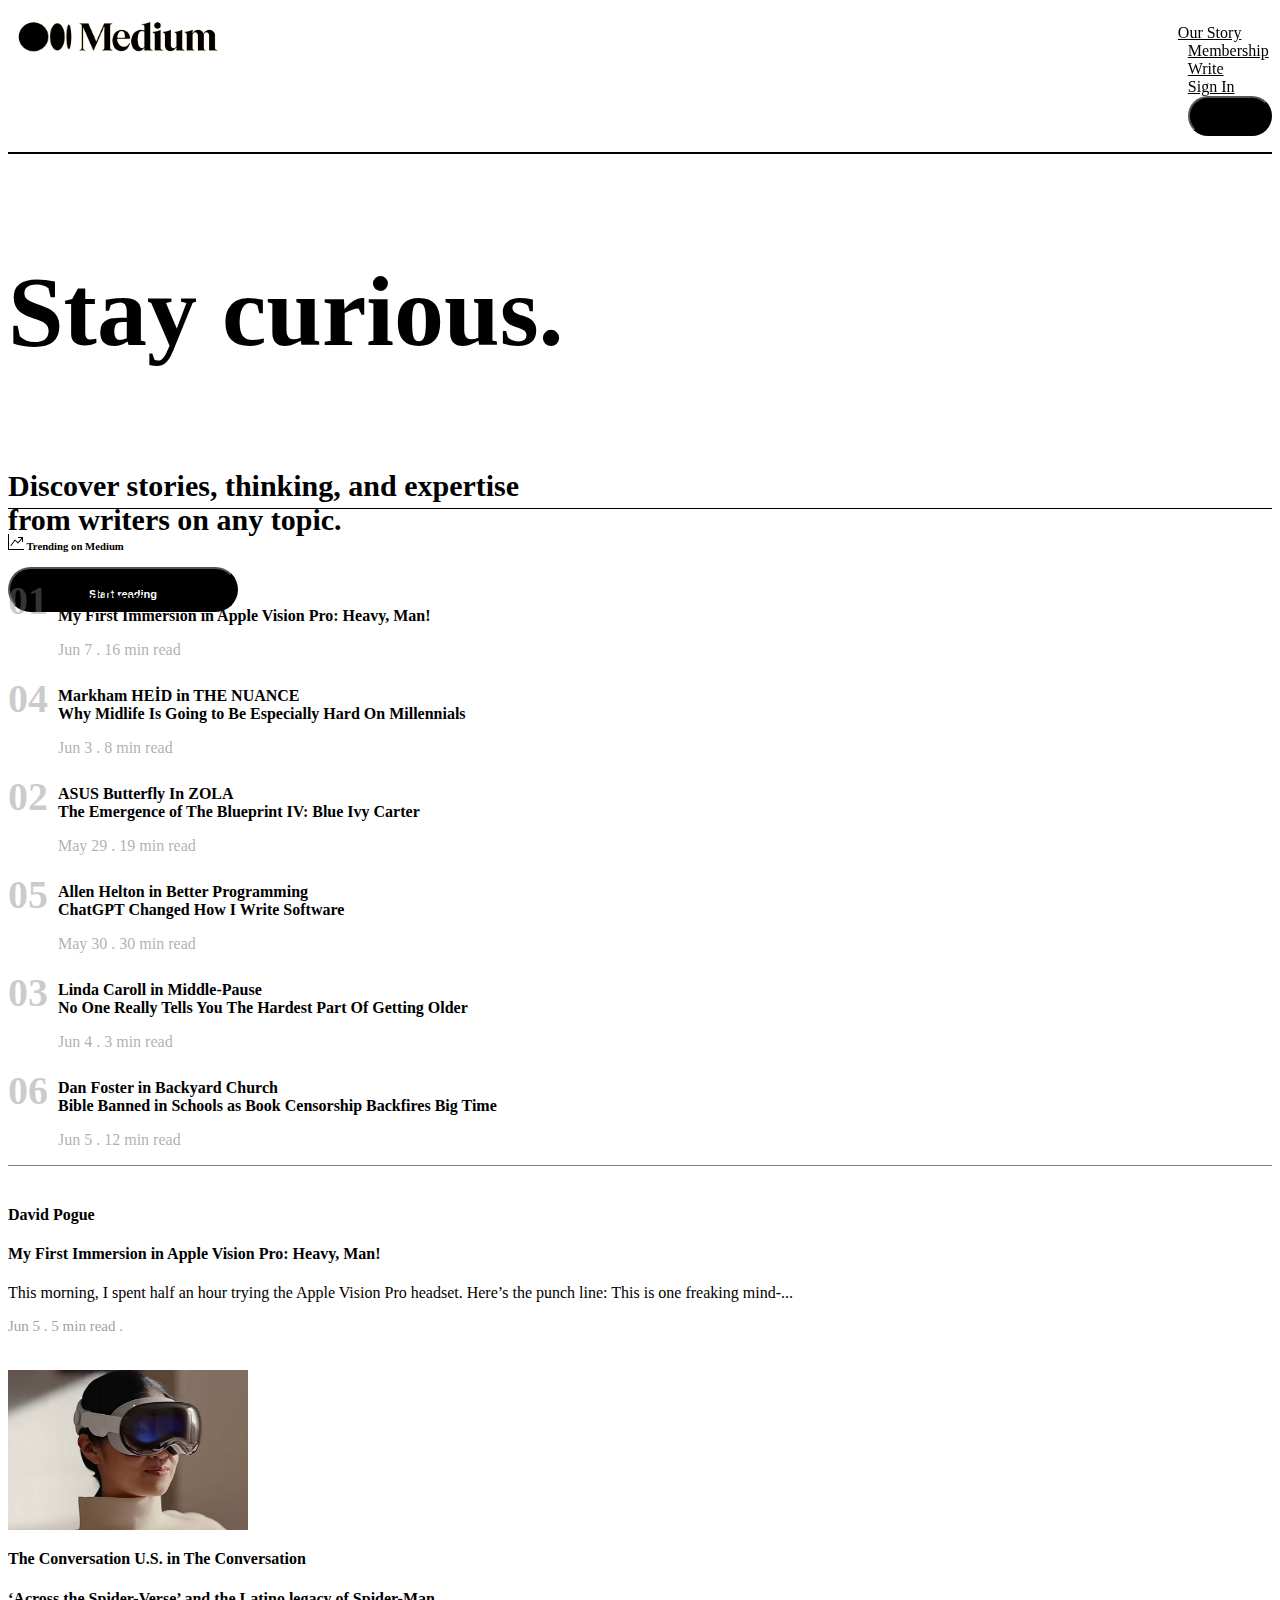
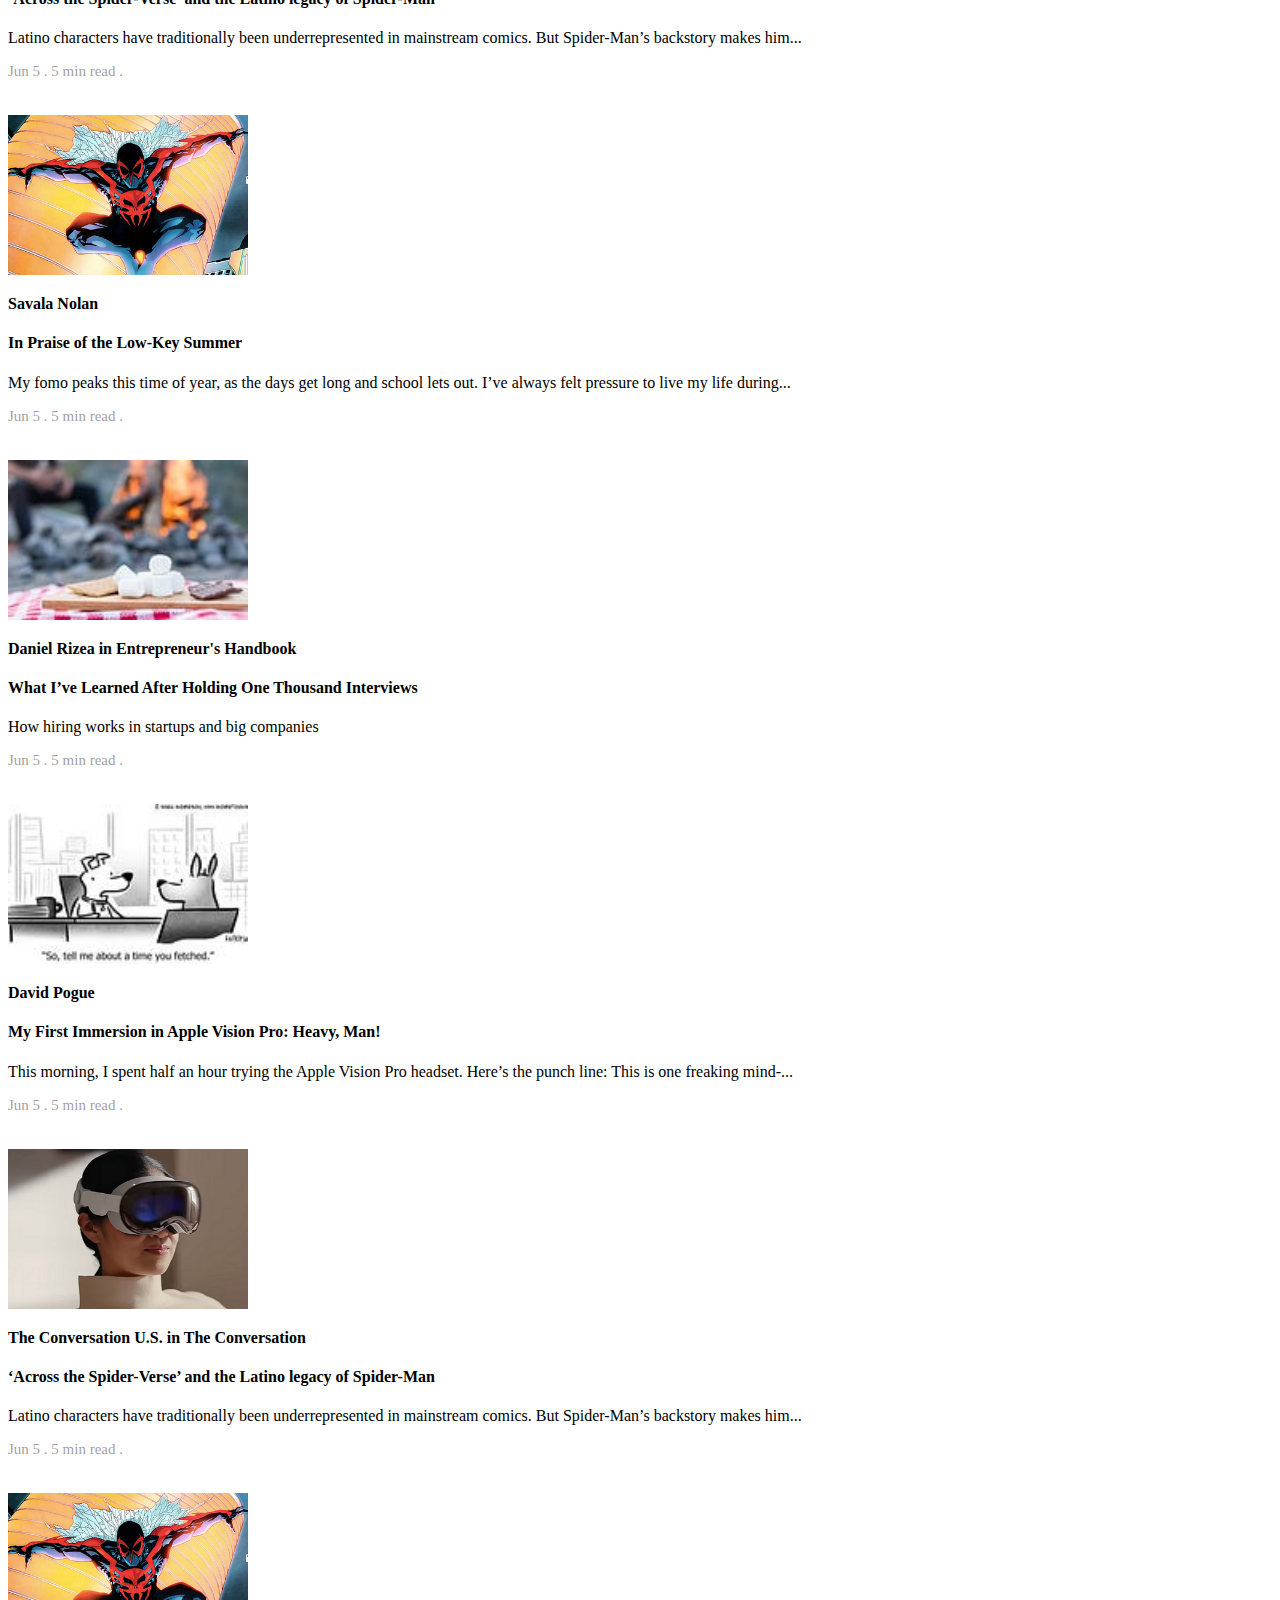
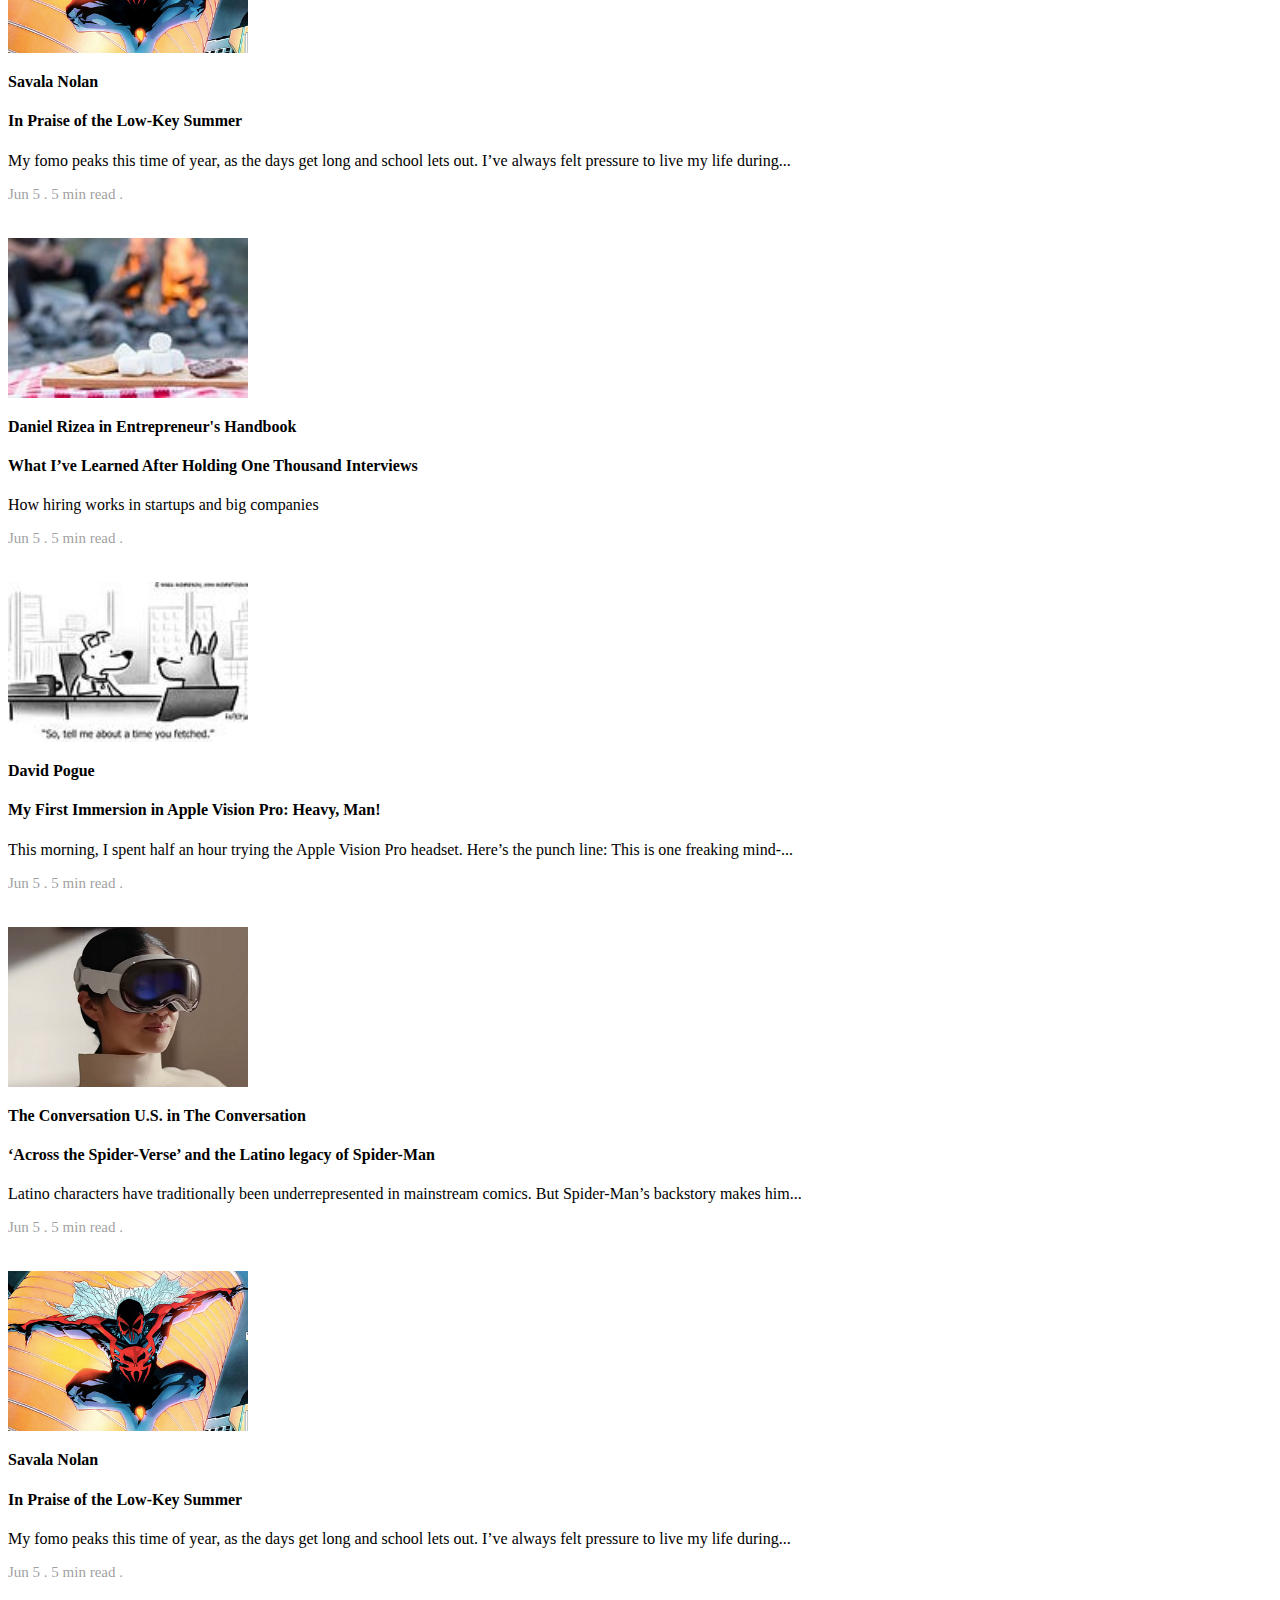
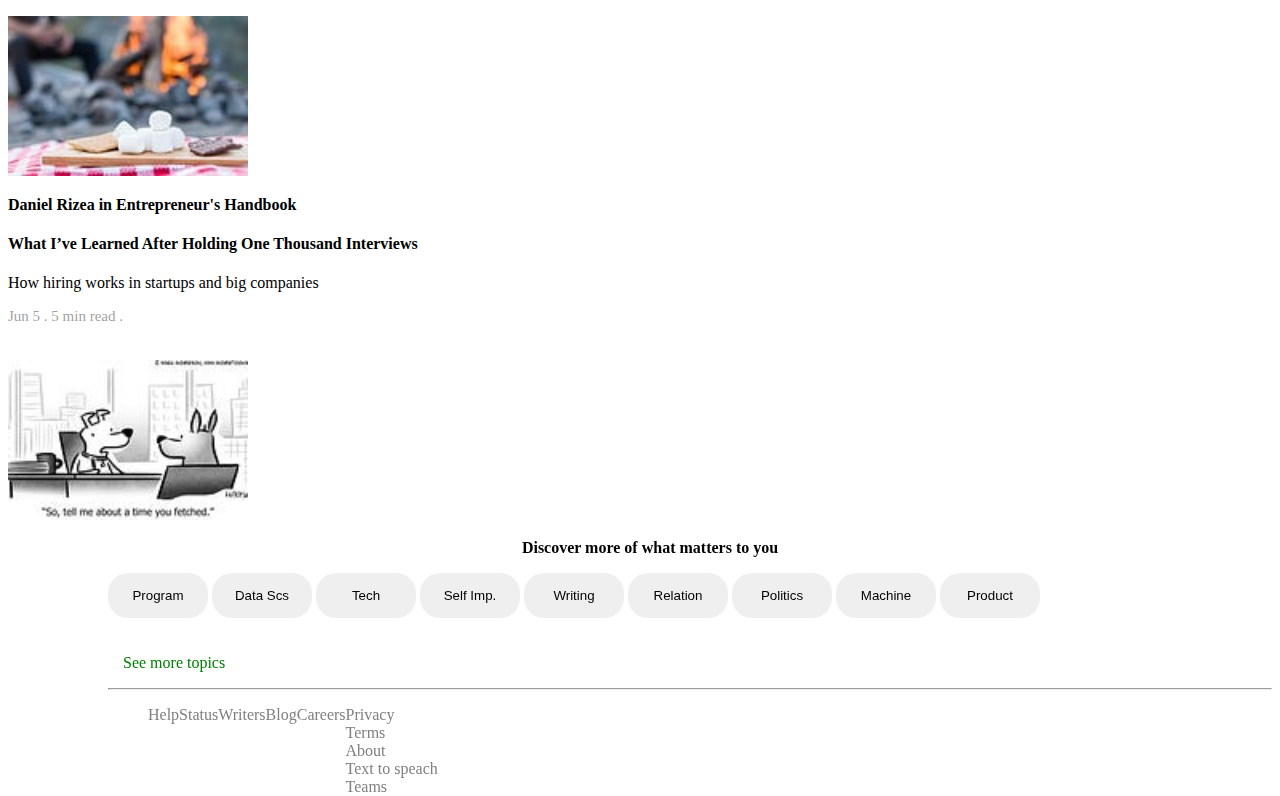
<file: index.html>
<!DOCTYPE html>
<html lang="en">
<head>
    <meta charset="UTF-8">
    <meta http-equiv="X-UA-Compatible" content="IE=edge">
    <meta name="viewport" content="width=device-width, initial-scale=1.0">
    <title>Document</title>
    <link href="https://cdn.jsdelivr.net/npm/bootstrap@5.3.0/dist/css/bootstrap.min.css" rel="stylesheet" integrity="sha384-9ndCyUaIbzAi2FUVXJi0CjmCapSmO7SnpJef0486qhLnuZ2cdeRhO02iuK6FUUVM" crossorigin="anonymous">
    <link rel="stylesheet" href="style.css">
    <link rel="stylesheet" href="https://cdn.jsdelivr.net/npm/bootstrap-icons@1.10.5/font/bootstrap-icons.css">
</head>
<body>
    <div class="main bg-warning">
        <nav class="navbar navbar-expand-lg bg-warning">
            <div class=" navbardiv container-fluid">
                <img class="myimg" src="./img/mediumlogo.png" alt="">
              <div class="  collapse navbar-collapse" id="navbarNav">
                <ul class="navbar-nav ms-auto mb-2 mb-lg-0">
                  <li class="nav-item">
                    <a class="nav-link" href="#">Our Story</a>
                  </li>
                  <li class="nav-item">
                    <a class="nav-link" href="#">Membership</a>
                  </li>
                  <li class="nav-item">
                    <a class="nav-link" href="#">Write</a>
                  </li>
                  <li class="nav-item">
                    <a class="nav-link" href="#">Sign In</a>
                  </li>
                  <li class="nav-item">
                    <button class="box1"><a class="nav-link text-white" href="#">Get Started</a></button>
                  </li>
                </ul>
              </div>
              
            </div>
          </nav>
          <div class="block"></div>

          <div class="container mt-5">
            <div class="row">
                <div class="col-6 staycol">
                    <p class="bigp"><b> Stay curious.</b></p>
                    <p class="littlep"><b> Discover stories, thinking, and expertise <br> from writers on any topic.</b></p>
                    <button class="box2">
                        <h5 class="starth5">Start reading</h5>
                    </button>
                </div>
            </div>
          </div>
    </div>
    <div class="block"></div>

    <div class="container mt-4">
        <h6><b><svg xmlns="http://www.w3.org/2000/svg" width="16" height="16" fill="currentColor" class="bi bi-graph-up-arrow" viewBox="0 0 16 16">
            <path fill-rule="evenodd" d="M0 0h1v15h15v1H0V0Zm10 3.5a.5.5 0 0 1 .5-.5h4a.5.5 0 0 1 .5.5v4a.5.5 0 0 1-1 0V4.9l-3.613 4.417a.5.5 0 0 1-.74.037L7.06 6.767l-3.656 5.027a.5.5 0 0 1-.808-.588l4-5.5a.5.5 0 0 1 .758-.06l2.609 2.61L13.445 4H10.5a.5.5 0 0 1-.5-.5Z"/>
          </svg> Trending on Medium</b></h6>
          <div class="row mt-3">
            <div class="col-4">
                <div class="box3">
                <div class="number"><b class="numbers">01</b></div>
                <div class="information">
                    <b class="nameb mb-3">David Pogue</b> <br>
                    <b class="">My First Immersion in Apple Vision Pro: Heavy, Man!</b>
                    <p class="date mt-2">Jun 7 . 16 min read</p>                                                  
                 </div>
                </div>
                <div class="box3">
                    <div class="number"><b class="numbers">04</b></div>
                    <div class="information">
                        <b class="nameb mb-3">Markham HEİD in THE NUANCE</b> <br>
                        <b class="">Why Midlife Is Going to Be Especially Hard On Millennials</b>
                        <p class="date mt-2">Jun 3 . 8 min read</p>                                                  
                     </div>
                    </div>
                </div>
                <div class="col-4">
                    <div class="box3">
                    <div class="number"><b class="numbers">02</b></div>
                    <div class="information">
                        <b class="nameb mb-3">ASUS Butterfly In ZOLA</b> <br>
                        <b class="">The Emergence of The Blueprint IV: Blue Ivy Carter</b>
                        <p class="date mt-2">May 29 . 19 min read</p>                                                  
                     </div>
                    </div>
                    <div class="box3">
                        <div class="number"><b class="numbers">05</b></div>
                        <div class="information">
                            <b class="nameb mb-3">Allen Helton
                                in
                                Better Programming</b> <br>
                            <b class="">ChatGPT Changed How I Write Software</b>
                            <p class="date mt-2">May 30 . 30 min read</p>                                                  
                         </div>
                        </div>
                    </div>
                    <div class="col-4">
                        <div class="box3">
                        <div class="number"><b class="numbers">03</b></div>
                        <div class="information">
                            <b class="nameb mb-3">Linda Caroll in Middle-Pause</b> <br>
                            <b class="">No One Really Tells You The Hardest Part Of Getting Older</b>
                            <p class="date mt-2">Jun 4 . 3 min read</p>                                                  
                         </div>
                        </div>
                        <div class="box3">
                            <div class="number"><b class="numbers">06</b></div>
                            <div class="information">
                                <b class="nameb mb-3">Dan Foster in Backyard Church</b> <br>
                                <b class="">Bible Banned in Schools as Book Censorship Backfires Big Time</b>
                                <p class="date mt-2">Jun 5 . 12 min read</p>                                                  
                             </div>
                            </div>
                        </div>
                

            </div>
          </div>
    <div class="block2"></div>

<div class="container endpart">
    <div class="row">
        <div class="col-7 endcol8">
            <div class="row">
                <div class="col-8">
                    <p><b>David Pogue</b></p>
                    <h4>My First Immersion in Apple Vision Pro: Heavy, Man!</h4>
                    <p>This morning, I spent half an hour trying the Apple Vision Pro headset. Here’s the punch line: This is one freaking mind-...</p>
                    <p class="date2">Jun 5 . 5 min read .</p>
                </div>
                <div class="col-4">
                    <img class="myimg2" src="/img/1_9Ptr0j3f7qdkuzr2-ZXPNQ.png" alt="">
                </div>
                <div class="col-8">
                    <p><b>
                        The Conversation U.S.
                        in
                        The Conversation</b></p>
            <h4>‘Across the Spider-Verse’ and the Latino legacy of Spider-Man</h4>
            <p>Latino characters have traditionally been underrepresented in mainstream comics. But Spider-Man’s backstory makes him...</p>
            <p class="date2">Jun 5 . 5 min read .</p>
                </div>
                <div class="col-4">
                    <img class="myimg2" src="/img/0_5p1Zh7jaZA_1yNiC.png" alt="">
                </div>
                <div class="col-8">
                    <p><b>Savala Nolan</b></p>
            <h4>In Praise of the Low-Key Summer</h4>
            <p>My fomo peaks this time of year, as the days get long and school lets out. I’ve always felt pressure to live my life during...</p>
            <p class="date2">Jun 5 . 5 min read .</p>
                </div>
                <div class="col-4">
                    <img class="myimg2" src="/img/savala.jpg" alt="">
                </div>
                <div class="col-8">
                    <p><b>Daniel Rizea
                        in
                        Entrepreneur's Handbook</b></p>
            <h4>What I’ve Learned After Holding One Thousand Interviews</h4>
            <p>How hiring works in startups and big companies</p>
            <p class="date2">Jun 5 . 5 min read .</p>
                </div>
                <div class="col-4">
                    <img class="myimg2" src="/img/daniel.jpg" alt="">
                </div>
                <div class="col-8">
                    <p><b>David Pogue</b></p>
                    <h4>My First Immersion in Apple Vision Pro: Heavy, Man!</h4>
                    <p>This morning, I spent half an hour trying the Apple Vision Pro headset. Here’s the punch line: This is one freaking mind-...</p>
                    <p class="date2">Jun 5 . 5 min read .</p>
                </div>
                <div class="col-4">
                    <img class="myimg2" src="/img/1_9Ptr0j3f7qdkuzr2-ZXPNQ.png" alt="">
                </div>
                <div class="col-8">
                    <p><b>
                        The Conversation U.S.
                        in
                        The Conversation</b></p>
            <h4>‘Across the Spider-Verse’ and the Latino legacy of Spider-Man</h4>
            <p>Latino characters have traditionally been underrepresented in mainstream comics. But Spider-Man’s backstory makes him...</p>
            <p class="date2">Jun 5 . 5 min read .</p>
                </div>
                <div class="col-4">
                    <img class="myimg2" src="/img/0_5p1Zh7jaZA_1yNiC.png" alt="">
                </div>
                <div class="col-8">
                    <p><b>Savala Nolan</b></p>
            <h4>In Praise of the Low-Key Summer</h4>
            <p>My fomo peaks this time of year, as the days get long and school lets out. I’ve always felt pressure to live my life during...</p>
            <p class="date2">Jun 5 . 5 min read .</p>
                </div>
                <div class="col-4">
                    <img class="myimg2" src="/img/savala.jpg" alt="">
                </div>
                <div class="col-8">
                    <p><b>Daniel Rizea
                        in
                        Entrepreneur's Handbook</b></p>
            <h4>What I’ve Learned After Holding One Thousand Interviews</h4>
            <p>How hiring works in startups and big companies</p>
            <p class="date2">Jun 5 . 5 min read .</p>
                </div>
                <div class="col-4">
                    <img class="myimg2" src="/img/daniel.jpg" alt="">
                </div>
                <div class="col-8">
                    <p><b>David Pogue</b></p>
                    <h4>My First Immersion in Apple Vision Pro: Heavy, Man!</h4>
                    <p>This morning, I spent half an hour trying the Apple Vision Pro headset. Here’s the punch line: This is one freaking mind-...</p>
                    <p class="date2">Jun 5 . 5 min read .</p>
                </div>
                <div class="col-4">
                    <img class="myimg2" src="/img/1_9Ptr0j3f7qdkuzr2-ZXPNQ.png" alt="">
                </div>
                <div class="col-8">
                    <p><b>
                        The Conversation U.S.
                        in
                        The Conversation</b></p>
            <h4>‘Across the Spider-Verse’ and the Latino legacy of Spider-Man</h4>
            <p>Latino characters have traditionally been underrepresented in mainstream comics. But Spider-Man’s backstory makes him...</p>
            <p class="date2">Jun 5 . 5 min read .</p>
                </div>
                <div class="col-4">
                    <img class="myimg2" src="/img/0_5p1Zh7jaZA_1yNiC.png" alt="">
                </div>
                <div class="col-8">
                    <p><b>Savala Nolan</b></p>
            <h4>In Praise of the Low-Key Summer</h4>
            <p>My fomo peaks this time of year, as the days get long and school lets out. I’ve always felt pressure to live my life during...</p>
            <p class="date2">Jun 5 . 5 min read .</p>
                </div>
                <div class="col-4">
                    <img class="myimg2" src="/img/savala.jpg" alt="">
                </div>
                <div class="col-8">
                    <p><b>Daniel Rizea
                        in
                        Entrepreneur's Handbook</b></p>
            <h4>What I’ve Learned After Holding One Thousand Interviews</h4>
            <p>How hiring works in startups and big companies</p>
            <p class="date2">Jun 5 . 5 min read .</p>
                </div>
                <div class="col-4">
                    <img class="myimg2" src="/img/daniel.jpg" alt="">
                </div>
            </div>
        </div>
        <div class="col-5 stickycol">
            <p class="endhead"><b>Discover more of what matters to you</b></p>
            <div class="box5">
                <button class="my2button">Program</button>
                <button class="my2button">Data Scs</button>
                <button class="my2button">Tech</button>
                <button class="my2button">Self Imp.</button>
                <button class="my2button">Writing</button>
                <button class="my2button">Relation</button>
                <button class="my2button">Politics</button>
                <button class="my2button">Machine</button>  
                <button class="my2button">Product</button>
                <p class="greenp"><a href="">See more topics</a></p>
                <hr>
                <ul class="endul">
                    <div class="end2div">
                    <li><a href="">Help</a></li>
                    <li><a href="">Status</a></li>
                    <li><a href="">Writers</a></li>
                    <li><a href="">Blog</a></li>
                    <li><a href="">Careers</a></li>
                    </div>
                    <div class="end3div">
                    <li><a href="">Privacy</a></li>
                    <li><a href="">Terms</a></li>
                    <li><a href="">About</a></li>
                    <li><a href="">Text to speach</a></li>
                    <li><a href="">Teams</a></li>
                    </div>

                </ul>  
            </div>

            </div>
        </div>
   
    </div>

</div>




</body>
</html>
</file>
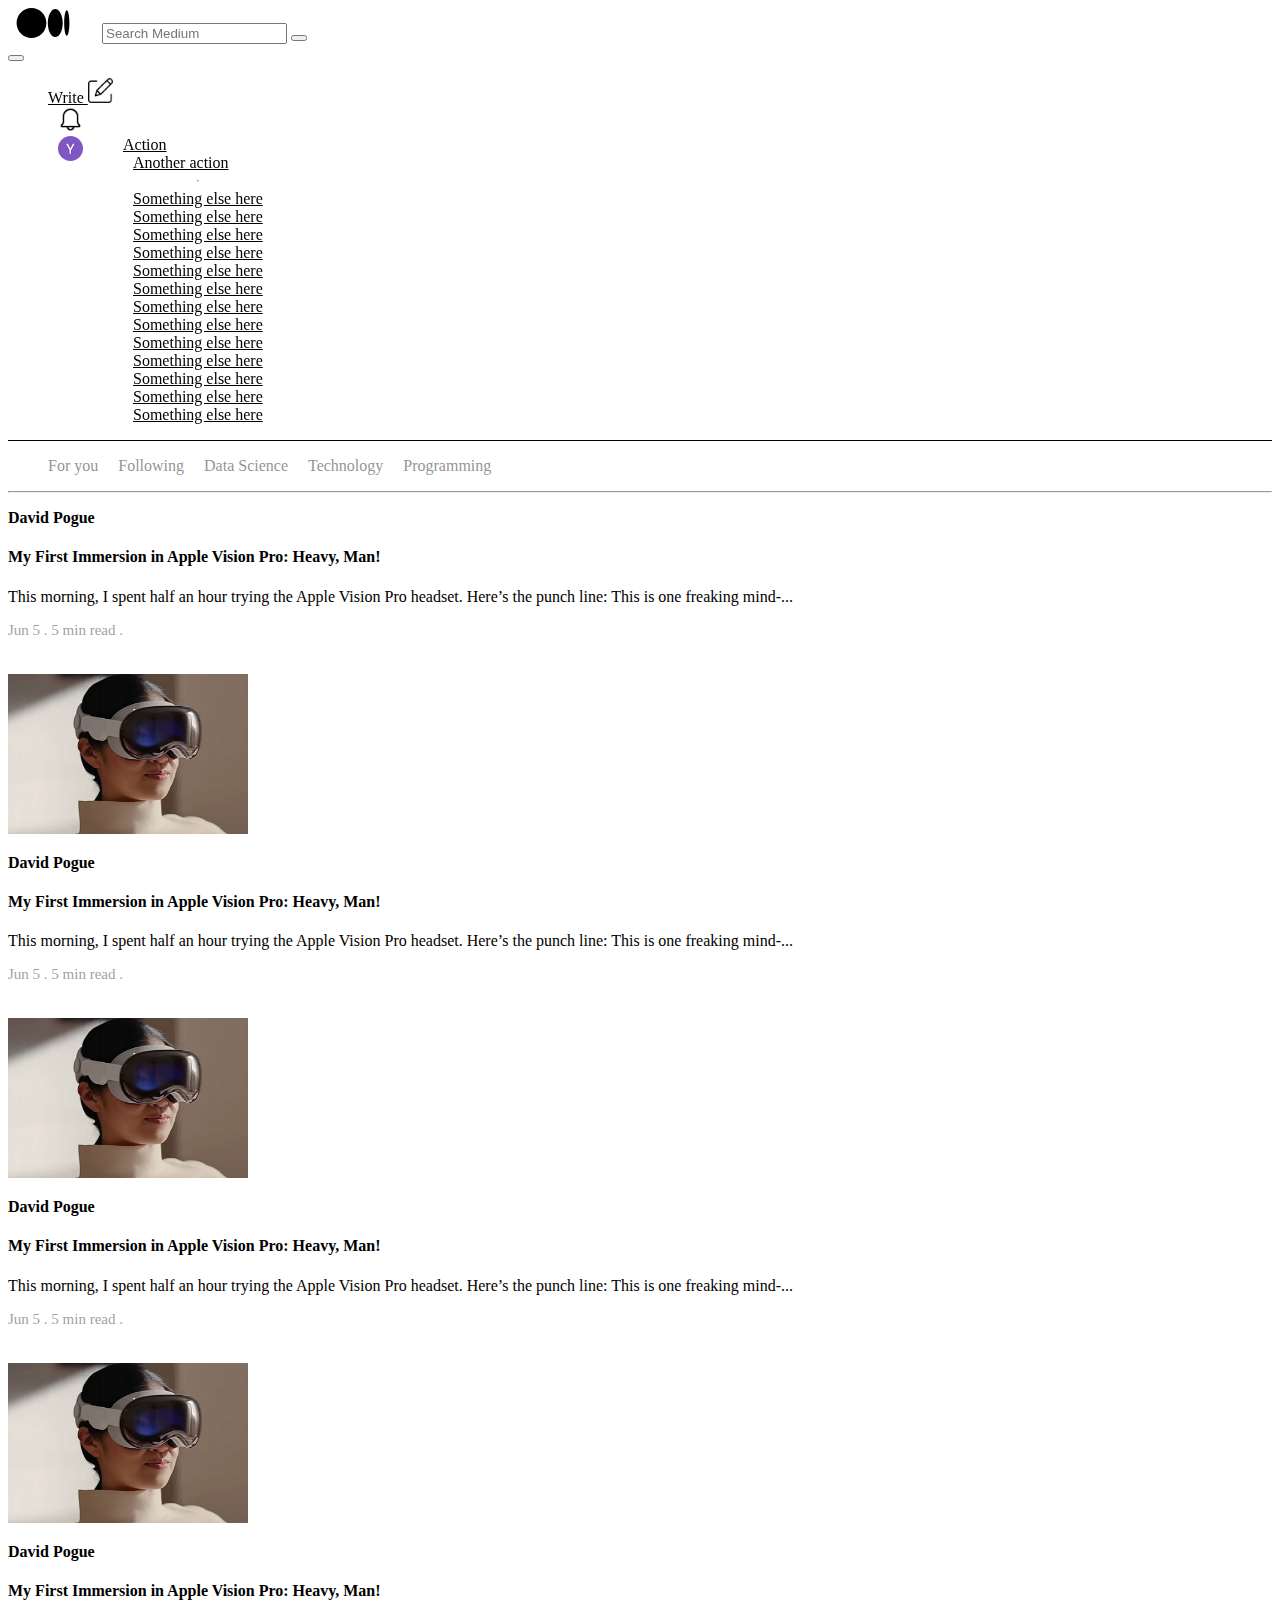
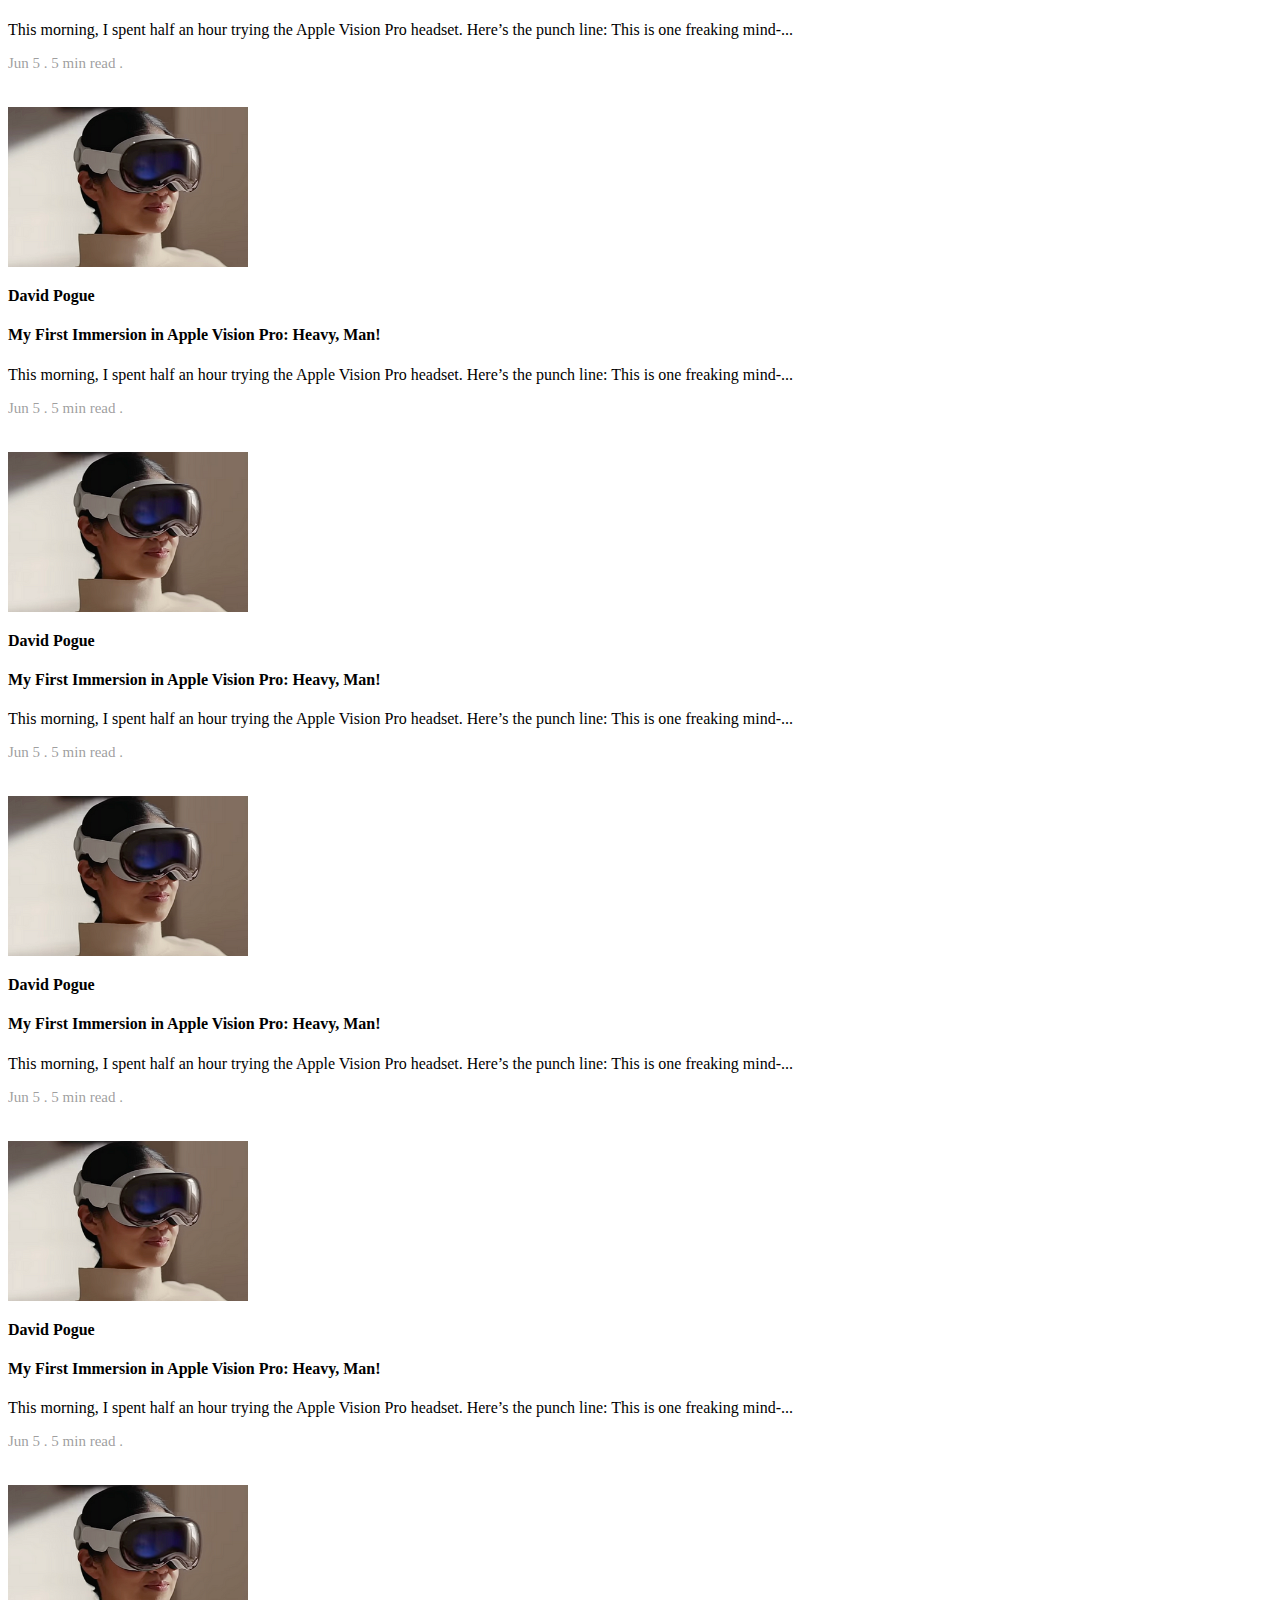
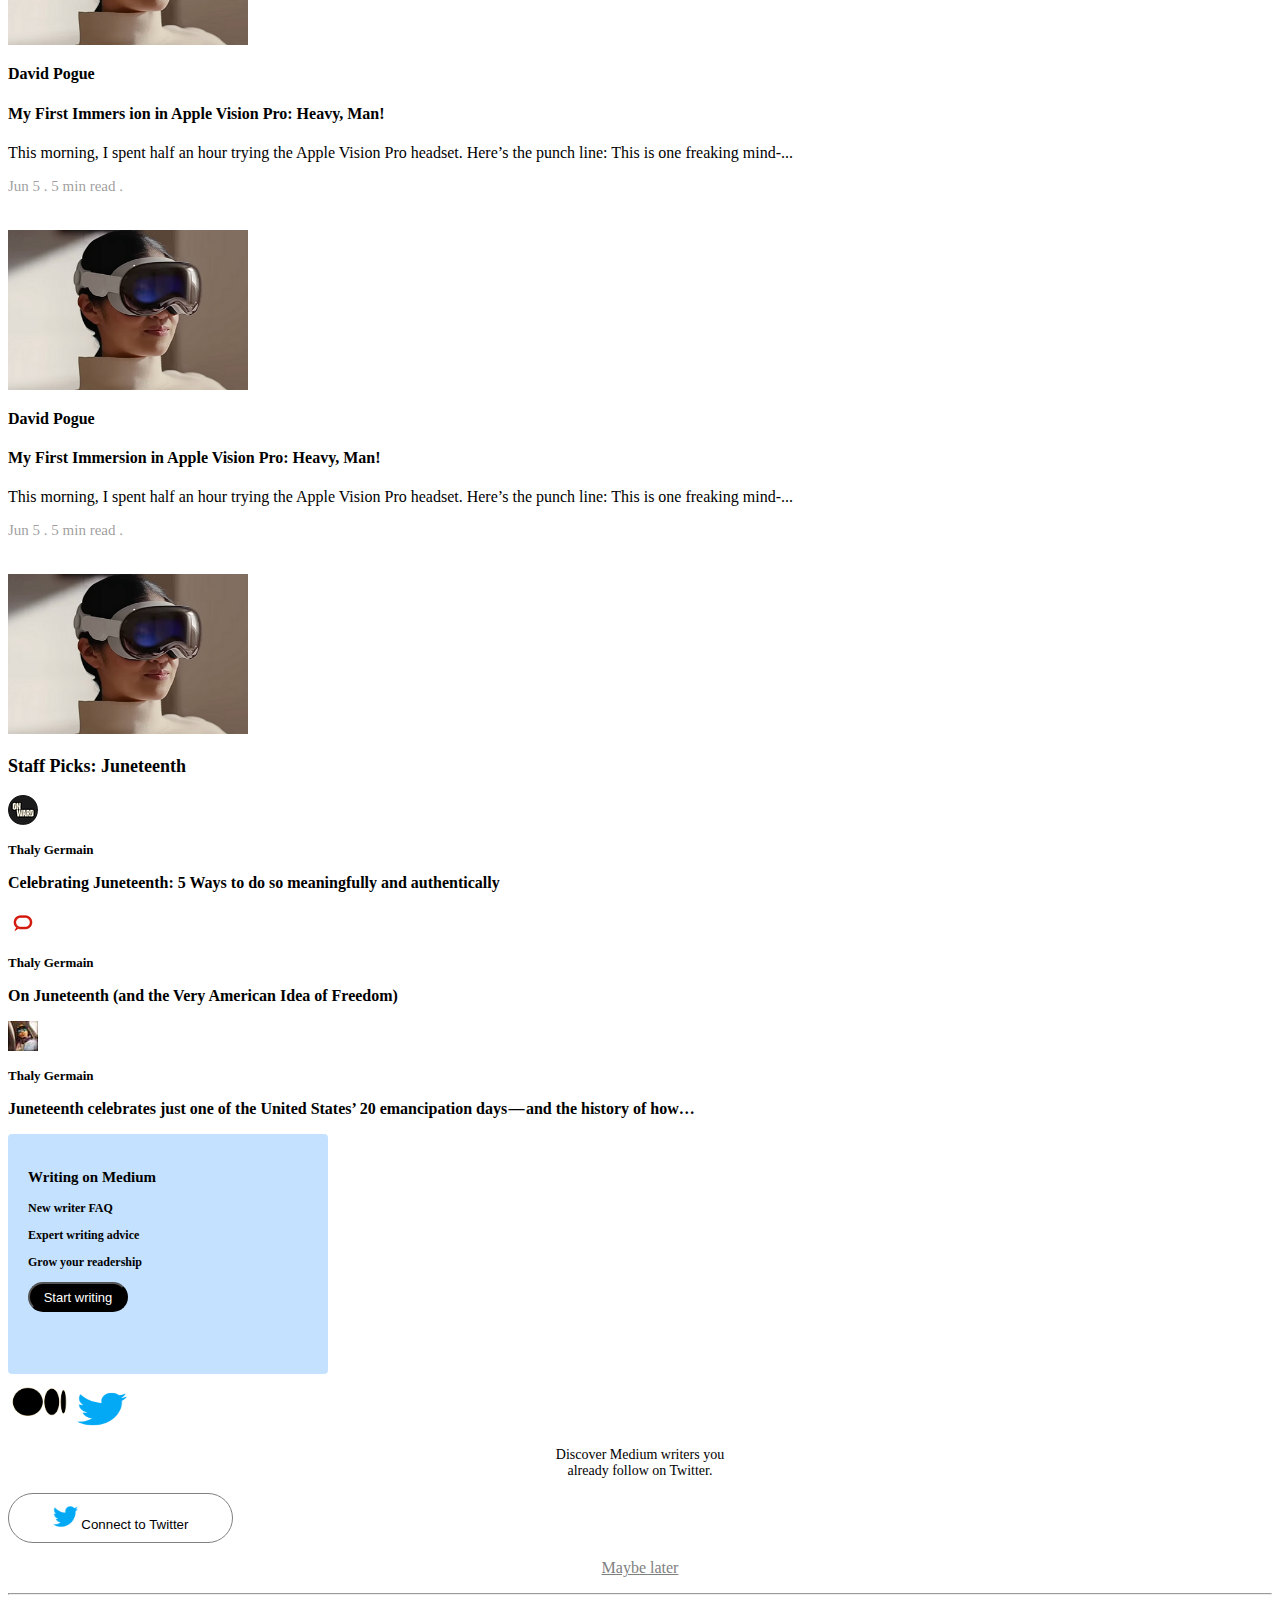
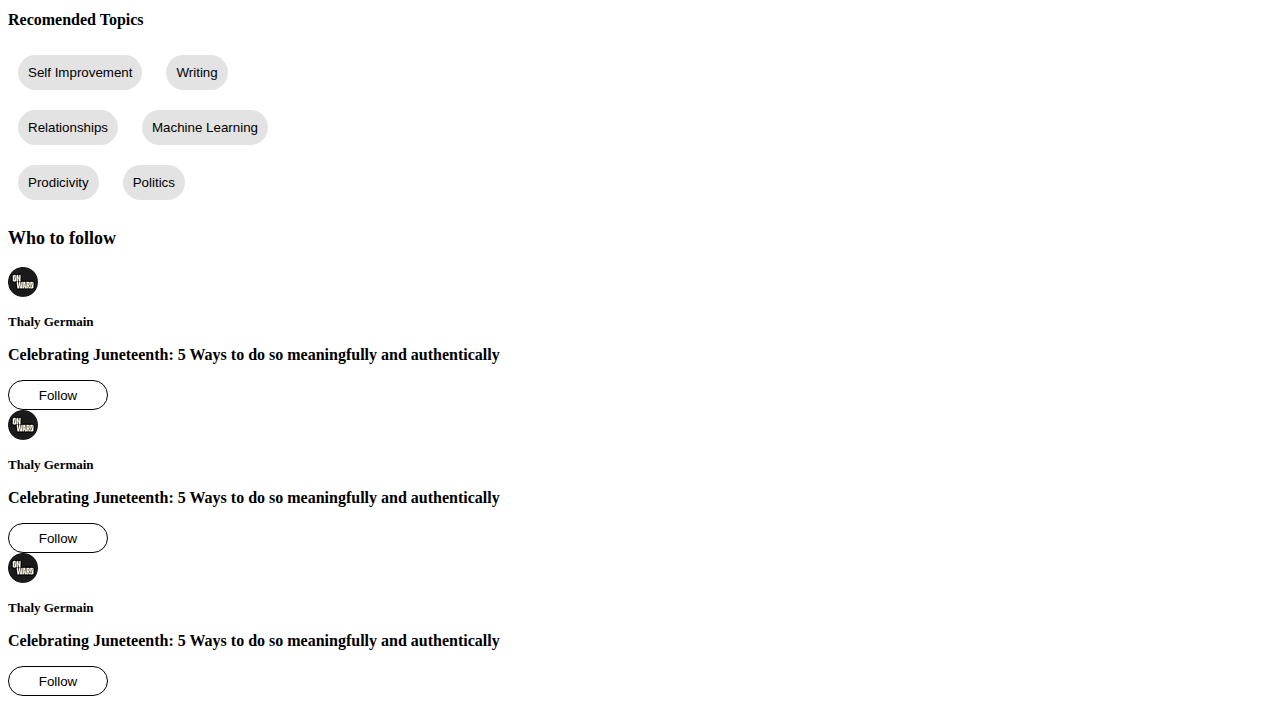
<file: inpage.html>
<!DOCTYPE html>
<html lang="en">
<head>
    <meta charset="UTF-8">
    <meta name="viewport" content="width=device-width, initial-scale=1.0">
    <link href="https://cdn.jsdelivr.net/npm/bootstrap@5.3.0/dist/css/bootstrap.min.css" rel="stylesheet" integrity="sha384-9ndCyUaIbzAi2FUVXJi0CjmCapSmO7SnpJef0486qhLnuZ2cdeRhO02iuK6FUUVM" crossorigin="anonymous">
    <link rel="stylesheet" href="https://cdn.jsdelivr.net/npm/bootstrap-icons@1.10.5/font/bootstrap-icons.css">
    <link rel="stylesheet" href="style.css">
    <title>Document</title>
</head>
<body>
    
        <nav class="navbar navbar-expand-lg bg-body-tertiary inpagenav">
            <div class="container-fluid">
                <form class="d-flex" role="search">
                  <img src="/img/medium.icon.sanitized (1).svg" alt="" width="70px" height="30px">
                    <input class="form-control me-2" type="search" placeholder="Search Medium" aria-label="Search">
                    <button class="btn btn-outline-success" type="submit"></button>
                  </form>

                  <div class="rightpart d-flex">
                    <button class="navbar-toggler" type="button" data-bs-toggle="collapse" data-bs-target="#navbarSupportedContent" aria-controls="navbarSupportedContent" aria-expanded="false" aria-label="Toggle navigation">
                      <span class="navbar-toggler-icon"></span>
                    </button>
                    <div class="collapse navbar-collapse" id="navbarSupportedContent">
                      <ul class="navbar-nav me-auto mb-2 mb-lg-0">
                        <li class="nav-item">
                          <a class="nav-link" href="">Write <img src="/img/edit.png" alt="" width="25px" height="25px"></a>
                        </li>
                        <li class="nav-item">
                          <a class="nav-link" href=""><img src="/img/bell.png" alt="" width="25px" height="25px"></a>
                        </li>

                        <li class="nav-item dropdown">
                          <a class="nav-link dropdown-toggle" href="#" role="button" data-bs-toggle="dropdown" aria-expanded="false">
                            <img class="profileimage" src="/img/0_FvDTpsyzJFYKwKVJ.png" alt="">
                          </a>
                          <ul class="dropdown-menu">
                            <li><a class="dropdown-item" href="#">Action</a></li>
                            <li><a class="dropdown-item" href="#">Another action</a></li>
                            <li><hr class="dropdown-divider"></li>
                            <li><a class="dropdown-item" href="#">Something else here</a></li>
                            <li><a class="dropdown-item" href="#">Something else here</a></li>
                            <li><a class="dropdown-item" href="#">Something else here</a></li>
                            <li><a class="dropdown-item" href="#">Something else here</a></li>
                            <li><a class="dropdown-item" href="#">Something else here</a></li>
                            <li><a class="dropdown-item" href="#">Something else here</a></li>
                            <li><a class="dropdown-item" href="#">Something else here</a></li>
                            <li><a class="dropdown-item" href="#">Something else here</a></li>
                            <li><a class="dropdown-item" href="#">Something else here</a></li>
                            <li><a class="dropdown-item" href="#">Something else here</a></li>
                            <li><a class="dropdown-item" href="#">Something else here</a></li>
                            <li><a class="dropdown-item" href="#">Something else here</a></li>
                            <li><a class="dropdown-item" href="#">Something else here</a></li>
                          </ul>
                        </li>
                      </ul>
                    </div>
                  </div>
            </div>
          </nav>
    
          <div class="container mt-5">
            <div class="row">
              <div class="col-8">
                <ul class="signinul">
                  <li><a href="">For you</a></li>
                  <li><a href="">Following</a></li>
                  <li><a href="">Data Science</a></li>
                  <li><a href="">Technology</a></li>
                  <li><a href="">Programming</a></li>
                </ul>
                <hr>
                <div class="row">
                  <div class="col-8">
                      <p><b>David Pogue</b></p>
                      <h4>My First Immersion in Apple Vision Pro: Heavy, Man!</h4>
                      <p>This morning, I spent half an hour trying the Apple Vision Pro headset. Here’s the punch line: This is one freaking mind-...</p>
                      <p class="date2">Jun 5 . 5 min read .</p>
                  </div>
                  <div class="col-4">
                      <img class="myimg2" src="/img/1_9Ptr0j3f7qdkuzr2-ZXPNQ.png" alt="">
                  </div>
                  <div class="col-8">
                    <p><b>David Pogue</b></p>
                    <h4>My First Immersion in Apple Vision Pro: Heavy, Man!</h4>
                    <p>This morning, I spent half an hour trying the Apple Vision Pro headset. Here’s the punch line: This is one freaking mind-...</p>
                    <p class="date2">Jun 5 . 5 min read .</p>
                </div>
                <div class="col-4">
                    <img class="myimg2" src="/img/1_9Ptr0j3f7qdkuzr2-ZXPNQ.png" alt="">
                </div>
                <div class="col-8">
                  <p><b>David Pogue</b></p>
                  <h4>My First Immersion in Apple Vision Pro: Heavy, Man!</h4>
                  <p>This morning, I spent half an hour trying the Apple Vision Pro headset. Here’s the punch line: This is one freaking mind-...</p>
                  <p class="date2">Jun 5 . 5 min read .</p>
              </div>
              <div class="col-4">
                  <img class="myimg2" src="/img/1_9Ptr0j3f7qdkuzr2-ZXPNQ.png" alt="">
              </div>
              <div class="col-8">
                <p><b>David Pogue</b></p>
                <h4>My First Immersion in Apple Vision Pro: Heavy, Man!</h4>
                <p>This morning, I spent half an hour trying the Apple Vision Pro headset. Here’s the punch line: This is one freaking mind-...</p>
                <p class="date2">Jun 5 . 5 min read .</p>
            </div>
            <div class="col-4">
                <img class="myimg2" src="/img/1_9Ptr0j3f7qdkuzr2-ZXPNQ.png" alt="">
            </div>
            <div class="col-8">
              <p><b>David Pogue</b></p>
              <h4>My First Immersion in Apple Vision Pro: Heavy, Man!</h4>
              <p>This morning, I spent half an hour trying the Apple Vision Pro headset. Here’s the punch line: This is one freaking mind-...</p>
              <p class="date2">Jun 5 . 5 min read .</p>
          </div>
          <div class="col-4">
              <img class="myimg2" src="/img/1_9Ptr0j3f7qdkuzr2-ZXPNQ.png" alt="">
          </div>
          <div class="col-8">
            <p><b>David Pogue</b></p>
            <h4>My First Immersion in Apple Vision Pro: Heavy, Man!</h4>
            <p>This morning, I spent half an hour trying the Apple Vision Pro headset. Here’s the punch line: This is one freaking mind-...</p>
            <p class="date2">Jun 5 . 5 min read .</p>
        </div>
        <div class="col-4">
            <img class="myimg2" src="/img/1_9Ptr0j3f7qdkuzr2-ZXPNQ.png" alt="">
        </div>
        <div class="col-8">
          <p><b>David Pogue</b></p>
          <h4>My First Immersion in Apple Vision Pro: Heavy, Man!</h4>
          <p>This morning, I spent half an hour trying the Apple Vision Pro headset. Here’s the punch line: This is one freaking mind-...</p>
          <p class="date2">Jun 5 . 5 min read .</p>
      </div>
      <div class="col-4">
          <img class="myimg2" src="/img/1_9Ptr0j3f7qdkuzr2-ZXPNQ.png" alt="">
      </div>
      <div class="col-8">
        <p><b>David Pogue</b></p>
        <h4>My First Immersion in Apple Vision Pro: Heavy, Man!</h4>
        <p>This morning, I spent half an hour trying the Apple Vision Pro headset. Here’s the punch line: This is one freaking mind-...</p>
        <p class="date2">Jun 5 . 5 min read .</p>
    </div>
    <div class="col-4">
        <img class="myimg2" src="/img/1_9Ptr0j3f7qdkuzr2-ZXPNQ.png" alt="">
    </div>
    <div class="col-8">
      <p><b>David Pogue</b></p>
      <h4>My First Immers ion in Apple Vision Pro: Heavy, Man!</h4>
      <p>This morning, I spent half an hour trying the Apple Vision Pro headset. Here’s the punch line: This is one freaking mind-...</p>
      <p class="date2">Jun 5 . 5 min read .</p>
  </div>
  <div class="col-4">
      <img class="myimg2" src="/img/1_9Ptr0j3f7qdkuzr2-ZXPNQ.png" alt="">
  </div>
  <div class="col-8">
    <p><b>David Pogue</b></p>
    <h4>My First Immersion in Apple Vision Pro: Heavy, Man!</h4>
    <p>This morning, I spent half an hour trying the Apple Vision Pro headset. Here’s the punch line: This is one freaking mind-...</p>
    <p class="date2">Jun 5 . 5 min read .</p>
</div>
<div class="col-4">
    <img class="myimg2" src="/img/1_9Ptr0j3f7qdkuzr2-ZXPNQ.png" alt="">
</div>
              </div>
            </div>
            <div class="col-4">
              <p class="staffp"><b>Staff Picks: Juneteenth</b></p>
              <div class="prof2 d-flex my-3">
              <img src="/img/1__-fySj_i0SwNZ9iJNKJeYw.png" alt="" width="30px" height="30px">
              <p class="prof2p my-1 mx-2"><b>Thaly Germain</b></p>
            </div>
            <p><b>Celebrating Juneteenth: 5 Ways to do so meaningfully and authentically</b></p>

            <div class="prof2 d-flex my-3">
            <img src="/img/1_lR7ZVA81ARWCsvZC_q45hQ.png" alt="" width="30px" height="30px">
            <p class="prof2p my-1 mx-2"><b>Thaly Germain</b></p>
          </div>
          <p><b>On Juneteenth (and the Very American Idea of Freedom)</b></p>

          <div class="prof2 d-flex my-3">
          <img src="/img/1_I0rbn62_lxC9HYzvDERWrQ.jpg" alt="" width="30px" height="30px">
          <p class="prof2p my-1 mx-2"><b>Thaly Germain</b></p>
        </div>
        <p><b>Juneteenth celebrates just one of the United States’ 20 emancipation days — and the history of how…</b></p>
        <div class="box20">
          <p class="signinp"><b>Writing on Medium</b></p>
          <p class="signinp2"><b>New writer FAQ</b></p>
          <p class="signinp2"><b>Expert writing advice</b></p>
          <p class="signinp2"><b>Grow your readership</b></p>
          <button class="smallbutton">Start writing</button>
        </div>

        <div class="connect-part d-flex justify-content-center">
          <img src="/img/mediumlogokisa.png" alt="" width="65px" height="55px">
          <img class="mt-2" src="/img/twitter.png" alt="" width="50px" height="40px">
        </div>
            <div class="signnbotttom">
          <p class="discoverp">Discover Medium writers you  <br> already follow on Twitter.</p>
          <div class="buttonsdiv d-flex">
          <button class="connectbutton  "> <img src="/img/twitter.png" alt="" width="25px" height="25px"> Connect to Twitter</button>
        </div>
          <p class="maybep"><a href="">Maybe later</a></p>
        </div>
        <hr>

  <p class="recomendedp"><b>Recomended Topics</b></p>

      <div class="ballon d-flex">
        <button class="balloons">
          Self Improvement
        </button>
        <button class="balloons">
          Writing
        </button>
      </div>
      <div class="ballon2 d-flex">
        <button class="balloons">
          Relationships
        </button>
        <button class="balloons">
          Machine Learning 
        </button>
      </div>
      <div class="ballon3 d-flex">
        <button class="balloons">
          Prodicivity
        </button>
        <button class="balloons">
          Politics
        </button>
      </div>
      
<div class="signinendsec mt-5">
  
  <p class="staffp"><b>Who to follow</b></p>
  <div class="prof2 d-flex my-3">
  <img src="/img/1__-fySj_i0SwNZ9iJNKJeYw.png" alt="" width="30px" height="30px">
  <p class="prof2p my-1 mx-2"><b>Thaly Germain</b></p>
</div>
<div class="endsignindiv">
  <p><b>Celebrating Juneteenth: 5 Ways to do so meaningfully and authentically</b></p>
<button class="followbutton">Follow</button>
</div>  <div class="prof2 d-flex my-3">
  <img src="/img/1__-fySj_i0SwNZ9iJNKJeYw.png" alt="" width="30px" height="30px">
  <p class="prof2p my-1 mx-2"><b>Thaly Germain</b></p>
</div>
<div class="endsignindiv">
  <p><b>Celebrating Juneteenth: 5 Ways to do so meaningfully and authentically</b></p>
<button class="followbutton">Follow</button>
</div>

  <div class="prof2 d-flex my-3">
  <img src="/img/1__-fySj_i0SwNZ9iJNKJeYw.png" alt="" width="30px" height="30px">
  <p class="prof2p my-1 mx-2"><b>Thaly Germain</b></p>
</div>
<div class="endsignindiv">
  <p><b>Celebrating Juneteenth: 5 Ways to do so meaningfully and authentically</b></p>
<button class="followbutton">Follow</button>
</div>

</div>
    </div>
      
            






          <script src="https://cdn.jsdelivr.net/npm/bootstrap@5.3.0/dist/js/bootstrap.bundle.min.js" integrity="sha384-geWF76RCwLtnZ8qwWowPQNguL3RmwHVBC9FhGdlKrxdiJJigb/j/68SIy3Te4Bkz" crossorigin="anonymous"></script>
</body>
</html>
</file>
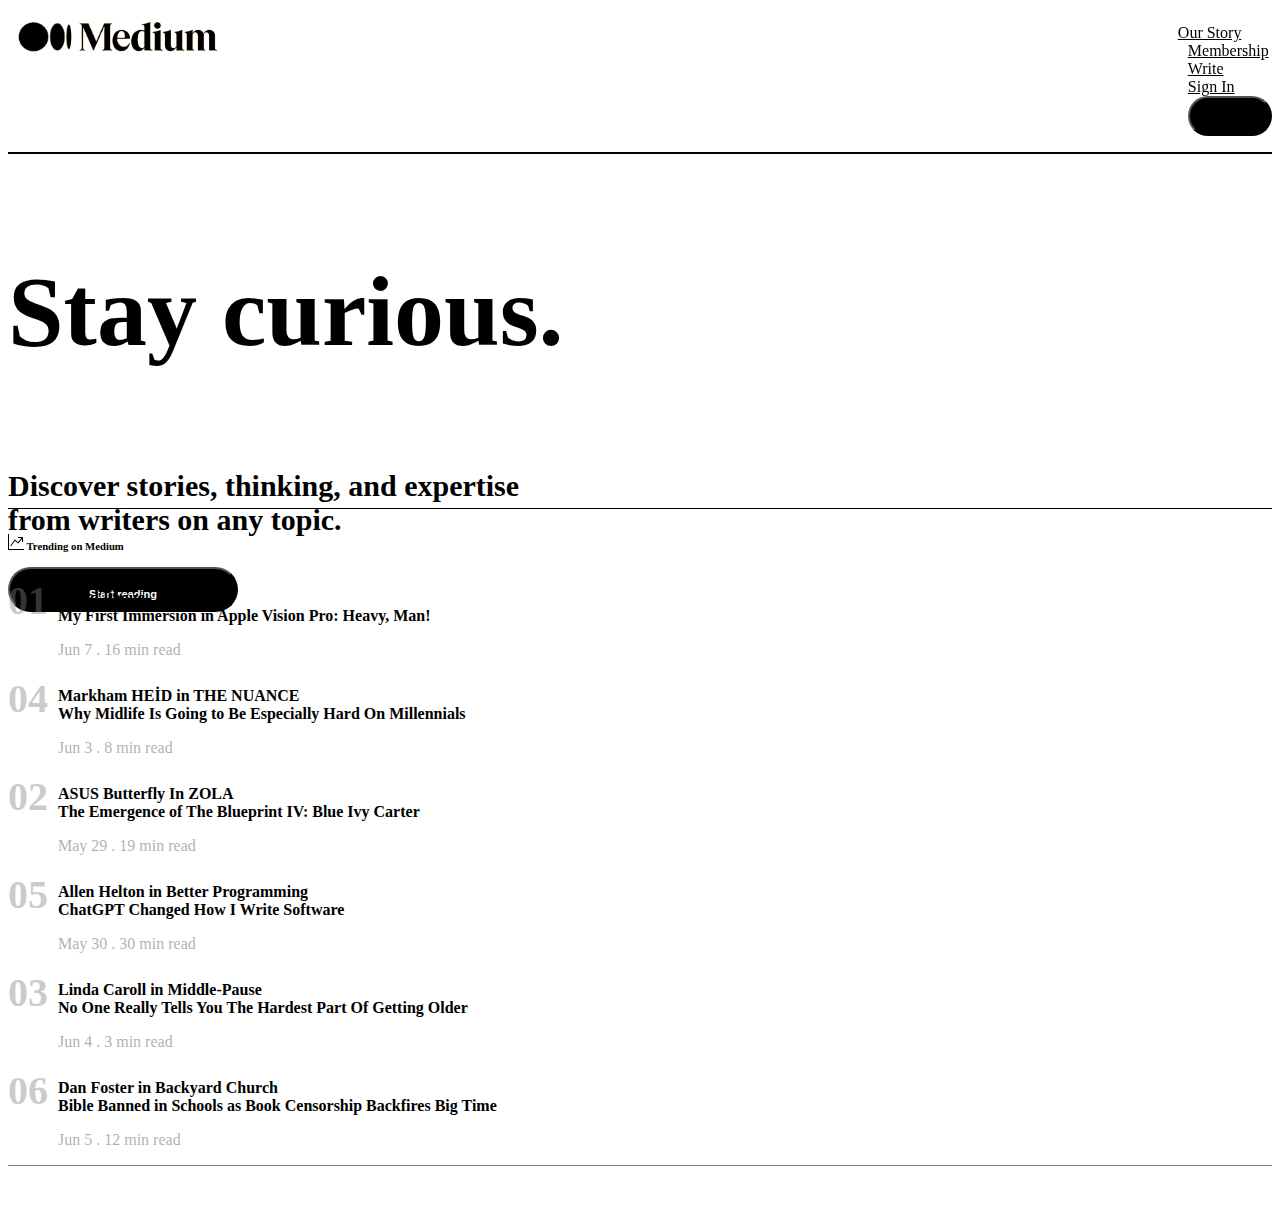
<file: maincourse.html>
<!DOCTYPE html>
<html lang="en">
<head>
    <meta charset="UTF-8">
    <meta http-equiv="X-UA-Compatible" content="IE=edge">
    <meta name="viewport" content="width=device-width, initial-scale=1.0">
    <title>Document</title>
    <link href="https://cdn.jsdelivr.net/npm/bootstrap@5.3.0/dist/css/bootstrap.min.css" rel="stylesheet" integrity="sha384-9ndCyUaIbzAi2FUVXJi0CjmCapSmO7SnpJef0486qhLnuZ2cdeRhO02iuK6FUUVM" crossorigin="anonymous">
    <link rel="stylesheet" href="style.css">
    <link rel="stylesheet" href="https://cdn.jsdelivr.net/npm/bootstrap-icons@1.10.5/font/bootstrap-icons.css">
</head>
<body>
    <div class="main bg-warning">
        <nav class="navbar navbar-expand-lg bg-warning">
            <div class=" navbardiv container-fluid">
                <img class="myimg" src="/img/mediumlogo.png" alt="">
              <div class="  collapse navbar-collapse" id="navbarNav">
                <ul class="navbar-nav ms-auto mb-2 mb-lg-0">
                  <li class="nav-item">
                    <a class="nav-link" href="#">Our Story</a>
                  </li>
                  <li class="nav-item">
                    <a class="nav-link" href="#">Membership</a>
                  </li>
                  <li class="nav-item">
                    <a class="nav-link" href="#">Write</a>
                  </li>
                  <li class="nav-item">
                    <a class="nav-link" href="#">Sign In</a>
                  </li>
                  <li class="nav-item">
                    <button class="box1"><a class="nav-link text-white" href="#">Get Started</a></button>
                  </li>
                </ul>
              </div>
              
            </div>
          </nav>
          <div class="block"></div>

          <div class="container mt-5">
            <div class="row">
                <div class="col-6 staycol">
                    <p class="bigp"><b> Stay curious.</b></p>
                    <p class="littlep"><b> Discover stories, thinking, and expertise <br> from writers on any topic.</b></p>
                    <button class="box2">
                        <h5 class="starth5">Start reading</h5>
                    </button>
                </div>
            </div>
          </div>
    </div>
    <div class="block"></div>

    <div class="container mt-4">
        <h6><b><svg xmlns="http://www.w3.org/2000/svg" width="16" height="16" fill="currentColor" class="bi bi-graph-up-arrow" viewBox="0 0 16 16">
            <path fill-rule="evenodd" d="M0 0h1v15h15v1H0V0Zm10 3.5a.5.5 0 0 1 .5-.5h4a.5.5 0 0 1 .5.5v4a.5.5 0 0 1-1 0V4.9l-3.613 4.417a.5.5 0 0 1-.74.037L7.06 6.767l-3.656 5.027a.5.5 0 0 1-.808-.588l4-5.5a.5.5 0 0 1 .758-.06l2.609 2.61L13.445 4H10.5a.5.5 0 0 1-.5-.5Z"/>
          </svg> Trending on Medium</b></h6>
          <div class="row mt-3">
            <div class="col-4">
                <div class="box3">
                <div class="number"><b class="numbers">01</b></div>
                <div class="information">
                    <b class="nameb mb-3">David Pogue</b> <br>
                    <b class="">My First Immersion in Apple Vision Pro: Heavy, Man!</b>
                    <p class="date mt-2">Jun 7 . 16 min read</p>                                                  
                 </div>
                </div>
                <div class="box3">
                    <div class="number"><b class="numbers">04</b></div>
                    <div class="information">
                        <b class="nameb mb-3">Markham HEİD in THE NUANCE</b> <br>
                        <b class="">Why Midlife Is Going to Be Especially Hard On Millennials</b>
                        <p class="date mt-2">Jun 3 . 8 min read</p>                                                  
                     </div>
                    </div>
                </div>
                <div class="col-4">
                    <div class="box3">
                    <div class="number"><b class="numbers">02</b></div>
                    <div class="information">
                        <b class="nameb mb-3">ASUS Butterfly In ZOLA</b> <br>
                        <b class="">The Emergence of The Blueprint IV: Blue Ivy Carter</b>
                        <p class="date mt-2">May 29 . 19 min read</p>                                                  
                     </div>
                    </div>
                    <div class="box3">
                        <div class="number"><b class="numbers">05</b></div>
                        <div class="information">
                            <b class="nameb mb-3">Allen Helton
                                in
                                Better Programming</b> <br>
                            <b class="">ChatGPT Changed How I Write Software</b>
                            <p class="date mt-2">May 30 . 30 min read</p>                                                  
                         </div>
                        </div>
                    </div>
                    <div class="col-4">
                        <div class="box3">
                        <div class="number"><b class="numbers">03</b></div>
                        <div class="information">
                            <b class="nameb mb-3">Linda Caroll in Middle-Pause</b> <br>
                            <b class="">No One Really Tells You The Hardest Part Of Getting Older</b>
                            <p class="date mt-2">Jun 4 . 3 min read</p>                                                  
                         </div>
                        </div>
                        <div class="box3">
                            <div class="number"><b class="numbers">06</b></div>
                            <div class="information">
                                <b class="nameb mb-3">Dan Foster in Backyard Church</b> <br>
                                <b class="">Bible Banned in Schools as Book Censorship Backfires Big Time</b>
                                <p class="date mt-2">Jun 5 . 12 min read</p>                                                  
                             </div>
                            </div>
                        </div>
                

            </div>
          </div>
    <div class="block2"></div>

<div class="container endpart">
    <div class="row">
        <div class="col-8">
            <div class="row">
                <div class="col-8">
                    <!-- card icerik -->
                </div>
                <div class="col-4">
                    <!-- card img -->
                </div>
            </div>
        </div>
        <div class="col-4">
            <!-- sağ taraf -->
        </div>
    <!-- <div class="row endrow">
        <div class="col-8">
            <div class="row">
                <div class="col-8">
                    <p><b>David Pogue</b></p>
            <h4>My First Immersion in Apple Vision Pro: Heavy, Man!</h4>
            <p>This morning, I spent half an hour trying the Apple Vision Pro headset. Here’s the punch line: This is one freaking mind-...</p>
            <p class="date2">Jun 5 . 5 min read .</p>
                </div>
                <div class="col-4">
                    <img class="myimg2" src="/img/1_9Ptr0j3f7qdkuzr2-ZXPNQ.png" alt="">
                </div>
            </div>
        </div>
    </div>
    <div class="row endrow">
        <div class="col-8">
            <div class="row">
                <div class="col-8">
                    <p><b>
                        The Conversation U.S.
                        in
                        The Conversation</b></p>
            <h4>‘Across the Spider-Verse’ and the Latino legacy of Spider-Man</h4>
            <p>Latino characters have traditionally been underrepresented in mainstream comics. But Spider-Man’s backstory makes him...</p>
            <p class="date2">Jun 5 . 5 min read .</p>
                </div>
                <div class="col-4">
                    <img class="myimg2" src="/img/0_5p1Zh7jaZA_1yNiC.png" alt="">
                </div>
            </div>
        </div>
    </div>
    <div class="row endrow">
        <div class="col-8">
            <div class="row">
                <div class="col-8">
                    <p><b>Savala Nolan</b></p>
            <h4>In Praise of the Low-Key Summer</h4>
            <p>My fomo peaks this time of year, as the days get long and school lets out. I’ve always felt pressure to live my life during...</p>
            <p class="date2">Jun 5 . 5 min read .</p>
                </div>
                <div class="col-4">
                    <img class="myimg2" src="/img/savala.jpg" alt="">
                </div>
            </div>
        </div>
    </div>
    <div class="row endrow">
        <div class="col-8">
            <div class="row">
                <div class="col-8">
                    <p><b>Daniel Rizea
                        in
                        Entrepreneur's Handbook</b></p>
            <h4>What I’ve Learned After Holding One Thousand Interviews</h4>
            <p>How hiring works in startups and big companies</p>
            <p class="date2">Jun 5 . 5 min read .</p>
                </div>
                <div class="col-4">
                    <img class="myimg2" src="/img/daniel.jpg" alt="">
                </div>
            </div>
        </div>
    </div>
    <div class="row endrow">
        <div class="col-8">
            <div class="row">
                <div class="col-8">
                    <p><b>David Pogue</b></p>
            <h4>My First Immersion in Apple Vision Pro: Heavy, Man!</h4>
            <p>This morning, I spent half an hour trying the Apple Vision Pro headset. Here’s the punch line: This is one freaking mind-...</p>
            <p class="date2">Jun 5 . 5 min read .</p>
                </div>
                <div class="col-4">
                    <img class="myimg2" src="/img/1_9Ptr0j3f7qdkuzr2-ZXPNQ.png" alt="">
                </div>
            </div>
        </div>
    </div>
    <div class="row endrow">
        <div class="col-8">
            <div class="row">
                <div class="col-8">
                    <p><b>
                        The Conversation U.S.
                        in
                        The Conversation</b></p>
            <h4>‘Across the Spider-Verse’ and the Latino legacy of Spider-Man</h4>
            <p>Latino characters have traditionally been underrepresented in mainstream comics. But Spider-Man’s backstory makes him...</p>
            <p class="date2">Jun 5 . 5 min read .</p>
                </div>
                <div class="col-4">
                    <img class="myimg2" src="/img/0_5p1Zh7jaZA_1yNiC.png" alt="">
                </div>
            </div>
        </div>
    </div>
    <div class="row endrow">
        <div class="col-8">
            <div class="row">
                <div class="col-8">
                    <p><b>Savala Nolan</b></p>
            <h4>In Praise of the Low-Key Summer</h4>
            <p>My fomo peaks this time of year, as the days get long and school lets out. I’ve always felt pressure to live my life during...</p>
            <p class="date2">Jun 5 . 5 min read .</p>
                </div>
                <div class="col-4">
                    <img class="myimg2" src="/img/savala.jpg" alt="">
                </div>
            </div>
        </div>
    </div>
    <div class="row endrow">
        <div class="col-8">
            <div class="row">
                <div class="col-8">
                    <p><b>Daniel Rizea
                        in
                        Entrepreneur's Handbook</b></p>
            <h4>What I’ve Learned After Holding One Thousand Interviews</h4>
            <p>How hiring works in startups and big companies</p>
            <p class="date2">Jun 5 . 5 min read .</p>
                </div>
                <div class="col-4">
                    <img class="myimg2" src="/img/daniel.jpg" alt="">
                </div>
            </div>
        </div>
    </div>
    <div class="row endrow">
        <div class="col-8">
            <div class="row">
                <div class="col-8">
                    <p><b>David Pogue</b></p>
            <h4>My First Immersion in Apple Vision Pro: Heavy, Man!</h4>
            <p>This morning, I spent half an hour trying the Apple Vision Pro headset. Here’s the punch line: This is one freaking mind-...</p>
            <p class="date2">Jun 5 . 5 min read .</p>
                </div>
                <div class="col-4">
                    <img class="myimg2" src="/img/1_9Ptr0j3f7qdkuzr2-ZXPNQ.png" alt="">
                </div>
            </div>
        </div>
    </div>
        <div class="row endrow">
        <div class="col-8">
            <div class="row">
                <div class="col-8">
                    <p><b>
                        The Conversation U.S.
                        in
                        The Conversation</b></p>
            <h4>‘Across the Spider-Verse’ and the Latino legacy of Spider-Man</h4>
            <p>Latino characters have traditionally been underrepresented in mainstream comics. But Spider-Man’s backstory makes him...</p>
            <p class="date2">Jun 5 . 5 min read .</p>
                </div>
                <div class="col-4">
                    <img class="myimg2" src="/img/0_5p1Zh7jaZA_1yNiC.png" alt="">
                </div>
            </div>
        </div>
    </div>
    <div class="row endrow">
        <div class="col-8">
            <div class="row">
                <div class="col-8">
                    <p><b>Savala Nolan</b></p>
            <h4>In Praise of the Low-Key Summer</h4>
            <p>My fomo peaks this time of year, as the days get long and school lets out. I’ve always felt pressure to live my life during...</p>
            <p class="date2">Jun 5 . 5 min read .</p>
                </div>
                <div class="col-4">
                    <img class="myimg2" src="/img/savala.jpg" alt="">
                </div>
            </div>
        </div>
    </div>
    <div class="row endrow">
        <div class="col-8">
            <div class="row">
                <div class="col-8">
                    <p><b>Daniel Rizea
                        in
                        Entrepreneur's Handbook</b></p>
            <h4>What I’ve Learned After Holding One Thousand Interviews</h4>
            <p>How hiring works in startups and big companies</p>
            <p class="date2">Jun 5 . 5 min read .</p>
                </div>
                <div class="col-4">
                    <img class="myimg2" src="/img/daniel.jpg" alt="">
                </div>
            </div>
        </div>
     -->
    </div>

</div>
</div>

</body>
</html>
</file>
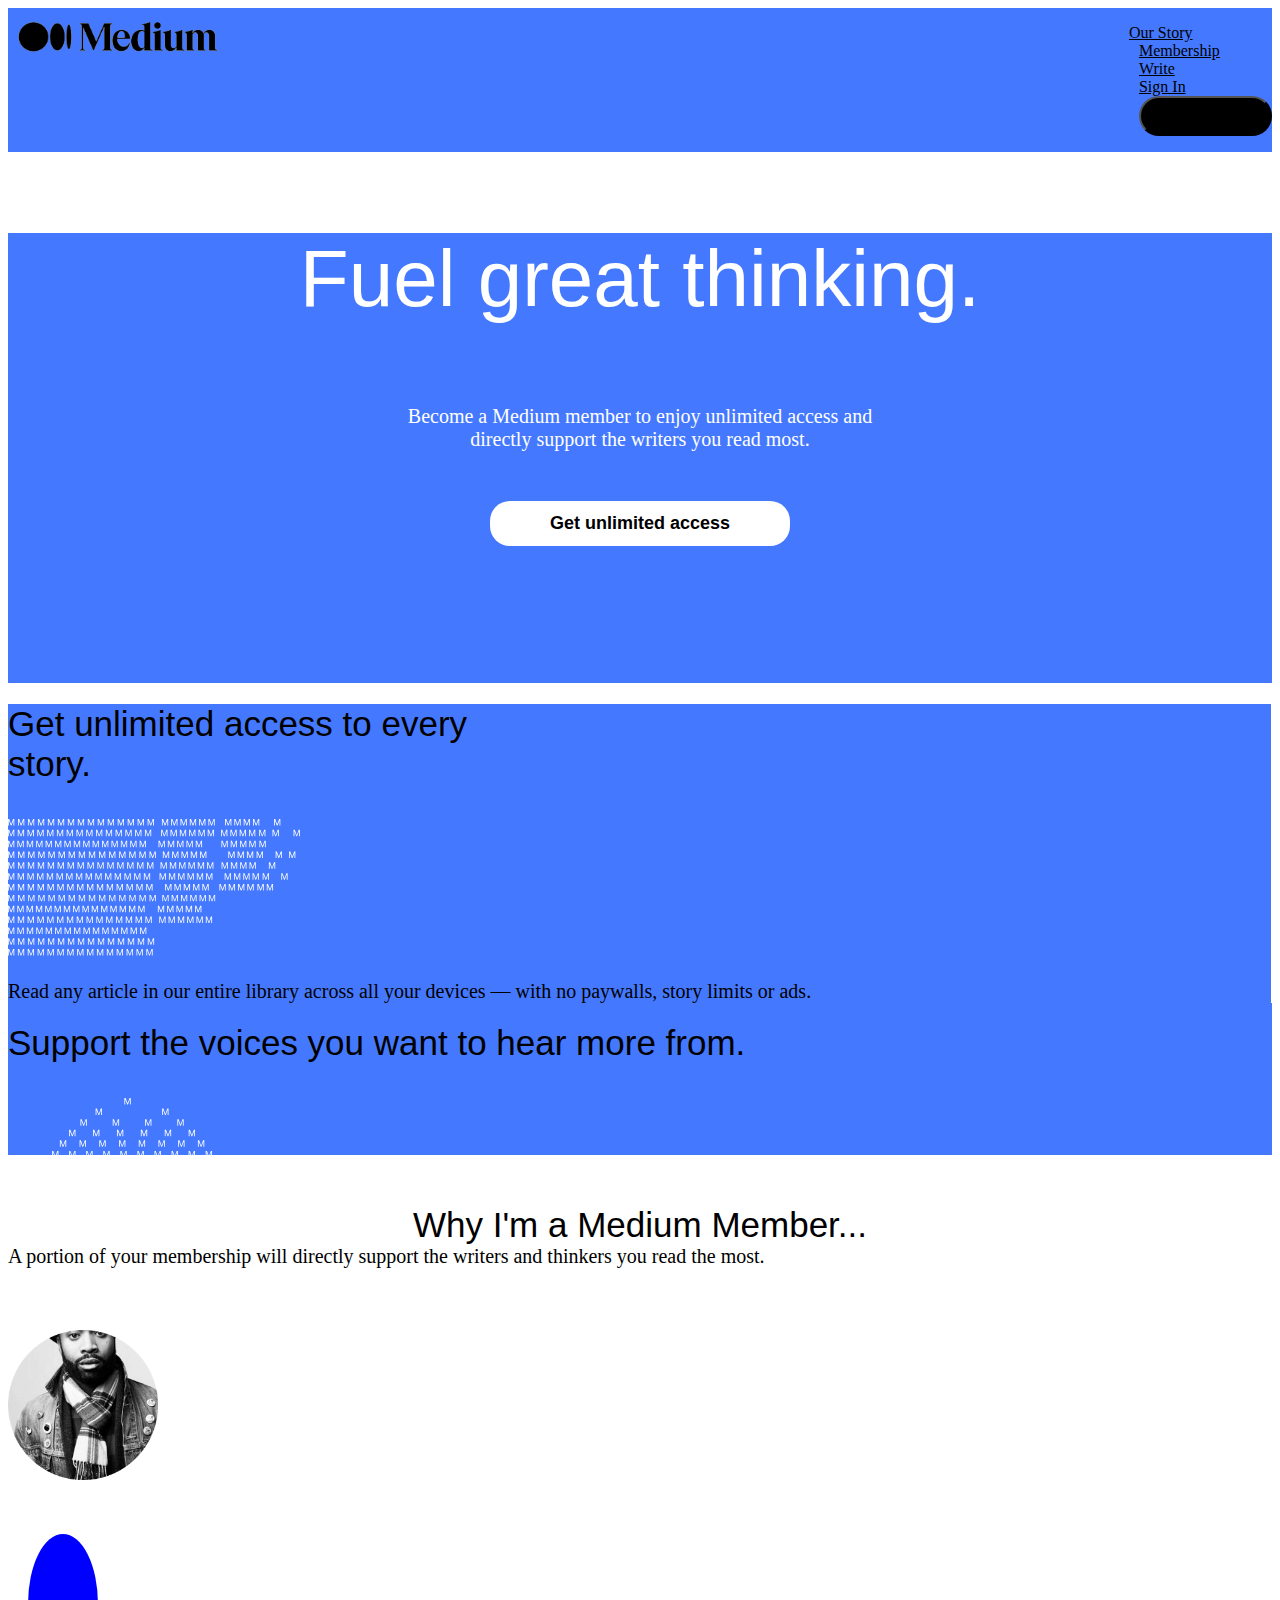
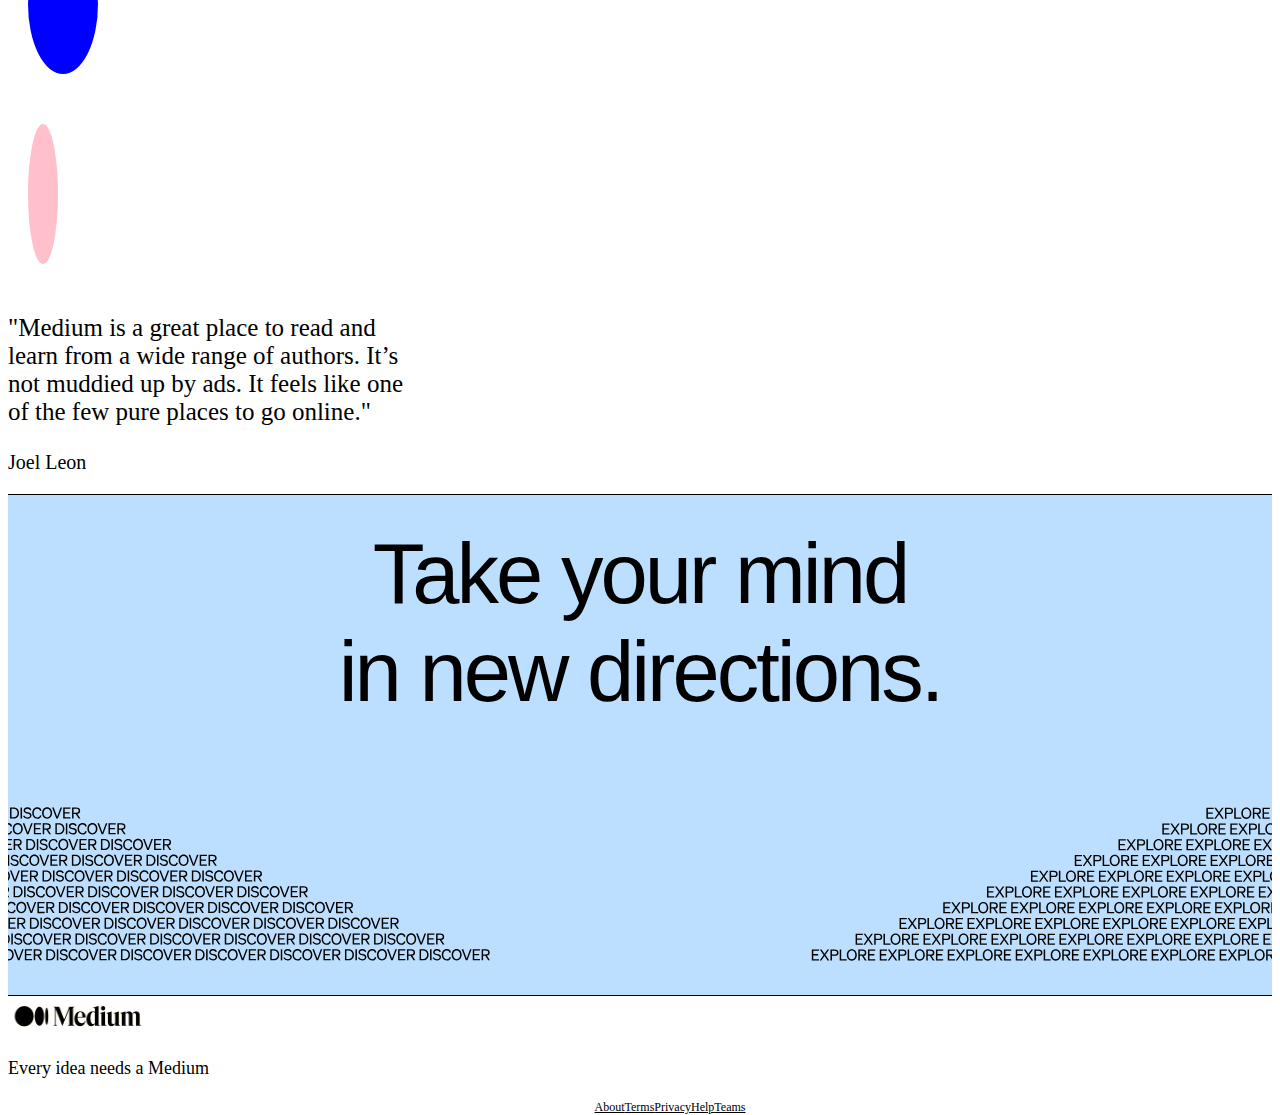
<file: membership.html>
<!DOCTYPE html>
<html lang="en">
<head>
    <meta charset="UTF-8">
    <meta name="viewport" content="width=device-width, initial-scale=1.0">
    <link href="https://cdn.jsdelivr.net/npm/bootstrap@5.3.0/dist/css/bootstrap.min.css" rel="stylesheet" integrity="sha384-9ndCyUaIbzAi2FUVXJi0CjmCapSmO7SnpJef0486qhLnuZ2cdeRhO02iuK6FUUVM" crossorigin="anonymous">
    <link rel="stylesheet" href="style.css">
    <link rel="stylesheet" href="https://cdn.jsdelivr.net/npm/bootstrap-icons@1.10.5/font/bootstrap-icons.css">
    <title>Document</title>
</head>
<body>
    <nav class="navbar navbar-expand-lg navbackground">
        <div class=" navbardiv container-fluid">
            <img class="myimgmedium" src="./img/mediumlogo.png" alt="">
          <div class="  collapse navbar-collapse" id="navbarNav">
            <ul class="navbar-nav ms-auto mb-2 mb-lg-0">
              <li class="nav-item">
                <a class="nav-link text-white" href="#">Our Story</a>
              </li>
              <li class="nav-item">
                <a class="nav-link text-white" href="#">Membership</a>
              </li>
              <li class="nav-item">
                <a class="nav-link text-white" href="#">Write</a>
              </li>
              <li class="nav-item">
                <a class="nav-link text-white" href="#">Sign In</a>
              </li>
              <li class="nav-item">
                <button class="box1"><a class="nav-link text-white" href="#">Get unlimited ucces</a></button>
              </li>
            </ul>
          </div>
          
        </div>
    </nav>
    <div class="section-6">
        <div class="container">
            <div class="content">
                <div class="box15">
                    <p class="mainheader3">Fuel great thinking.</p>
                <p class="mainheader3s">Become a Medium member to enjoy unlimited access and <br>
                    directly support the writers you read most.</p>
                   
                </div>
                <div class="box16">
                    <button class="somanybutton"><b>Get unlimited access</b></button>
                </div>
            </div>
        </div>
    </div>
    <div class="section-7">
        <div class="box12 bottomborder2">
            <div class="container">
                <div class="row">
                    <div class="col-6 raytborder2">
                        <p class="readp text-white">Get unlimited access to every <br> story.</p>
                        <img class="mt-5" src="/img/UnlimitedReading.svg" alt="">
                        <p class="myps mt-5 text-white">Read any article in our entire library across all your devices — with no paywalls, story limits or ads.</p>
                    </div>
                    <div class="col-6">
                        <p class="readp mx-4 text-white">Support the voices you want to hear more from.
                        </p>
                        <img class="mt-5" src="/img/SupportWriters.svg" alt="">
                        <p class="myps mt-5 text-white">A portion of your membership will directly support the writers and thinkers you read the most.</p>
                    </div>
                </div>
            </div>
            </div>
    </div>
    <div class="section-8">
        <div class="container">
            <p class="whyp">Why I'm a Medium Member...</p>
            <div class="box8 d-flex">
                <img class="my3img" src="/img/About_Leon-1-p-500.png" alt="">
                <div class="block8"></div>
                <div class="block9"></div>
                <p class=" text-center famousp">"Medium is a great place to read and <br> learn from a wide range of authors. It’s <br> not muddied up by ads. It feels like  one <br> of the few pure places to go online."</p>
            </div>
            <p class=" famousp3 text-center">Joel Leon</p>
          
        </div>
    </div>
    <div class="section-9">
        <div class="container">
            <p class="takeyourp">Take your mind <br>
                in new directions.</p>
        </div>
        <div class="box16 d-flex">
        <img src="/img/Membership_Footer.svg" alt="">
        </div>


    </div>
    <div class="section-10">
        <div class="container-fluid">
            <div class="row">
                <div class="col-4">
                    <img class="mt-4" src="/img/mediumlogo.png" alt="" width="140px" height="40px">
                </div>  

                <div class="col-4 mt-4">
                    <p class="duzgunp">Every idea needs a Medium</p>
                </div>
                <div class="col-4 mt-4">
                    <ul class="justfy">
                        <li class="mx-2"><a href="">About</a></li>
                        <li class="mx-2"><a href="">Terms</a></li>
                        <li class="mx-2"><a href="">Privacy</a></li>
                        <li class="mx-2"><a href="">Help</a></li>
                        <li class="mx-2"><a href="">Teams</a></li>
                    </ul>
                </div>
            </div>
        </div>
    </div>

</body>
</html
</file>
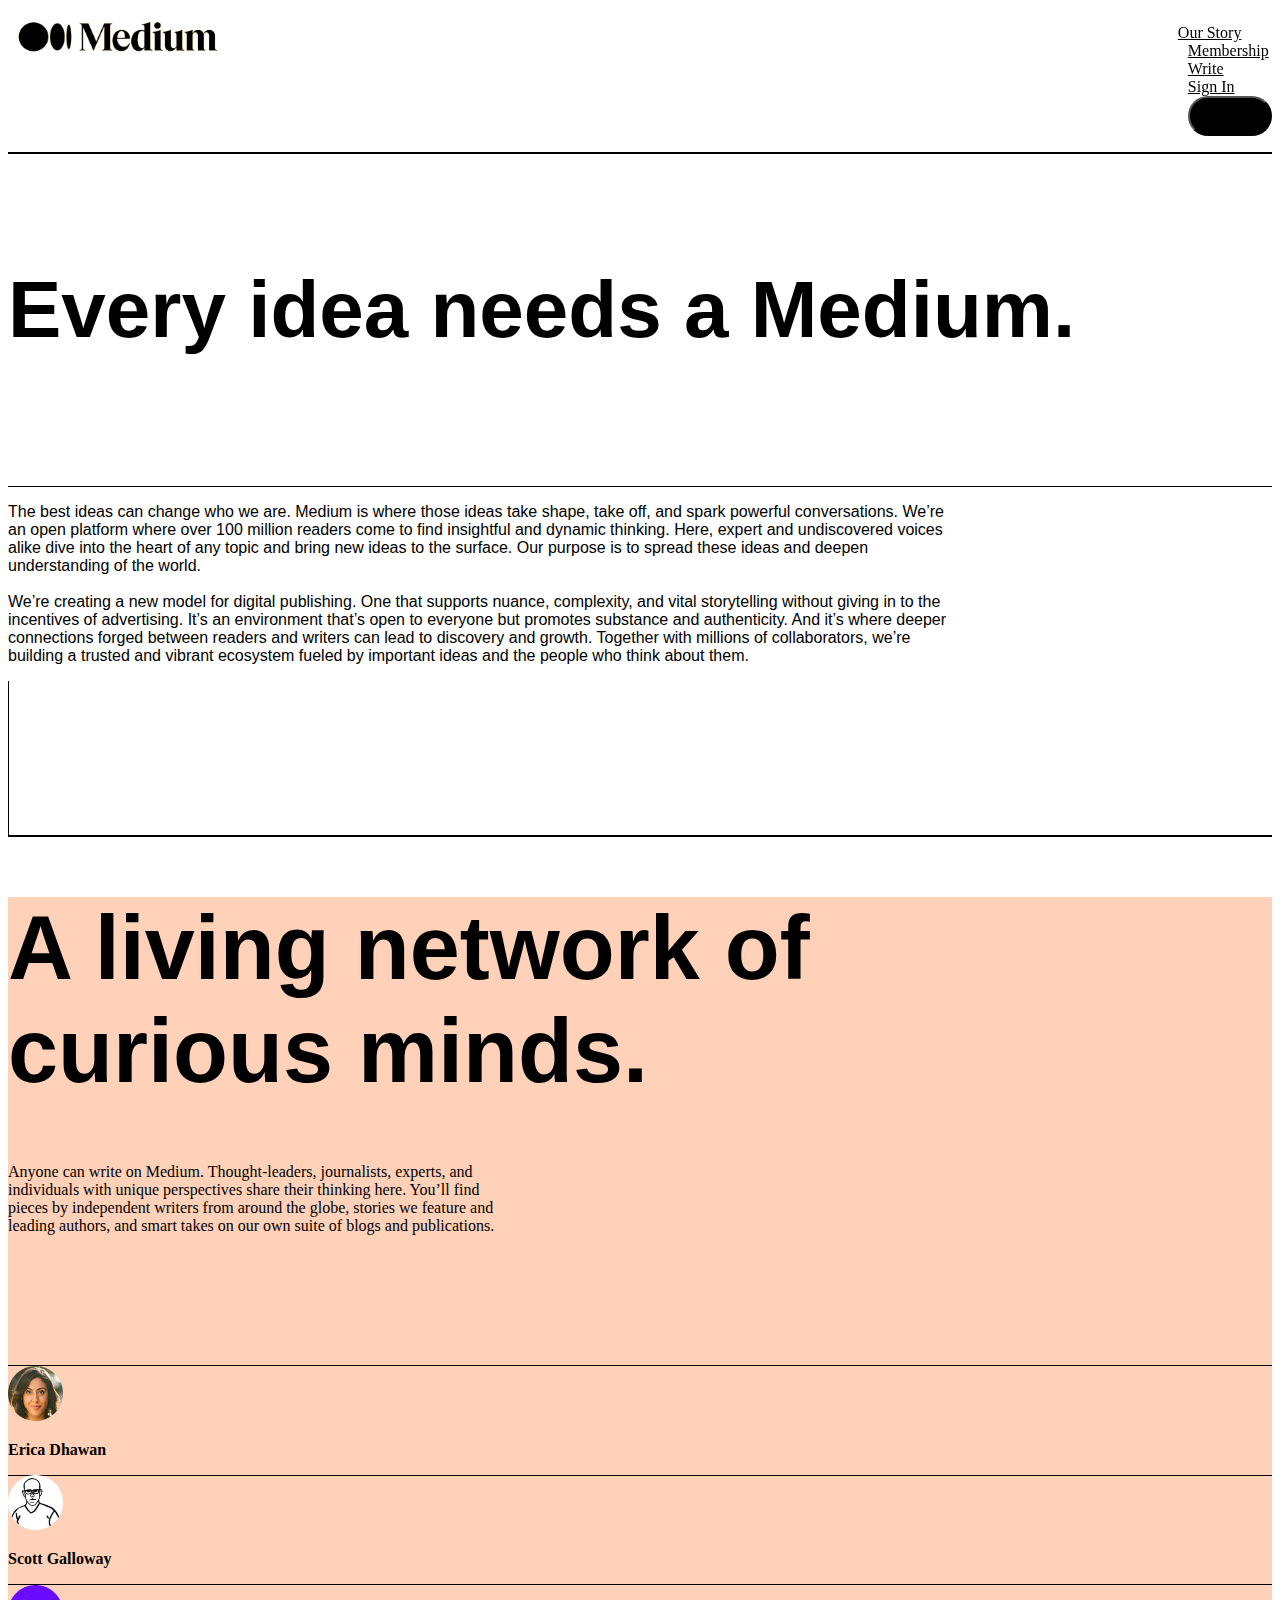
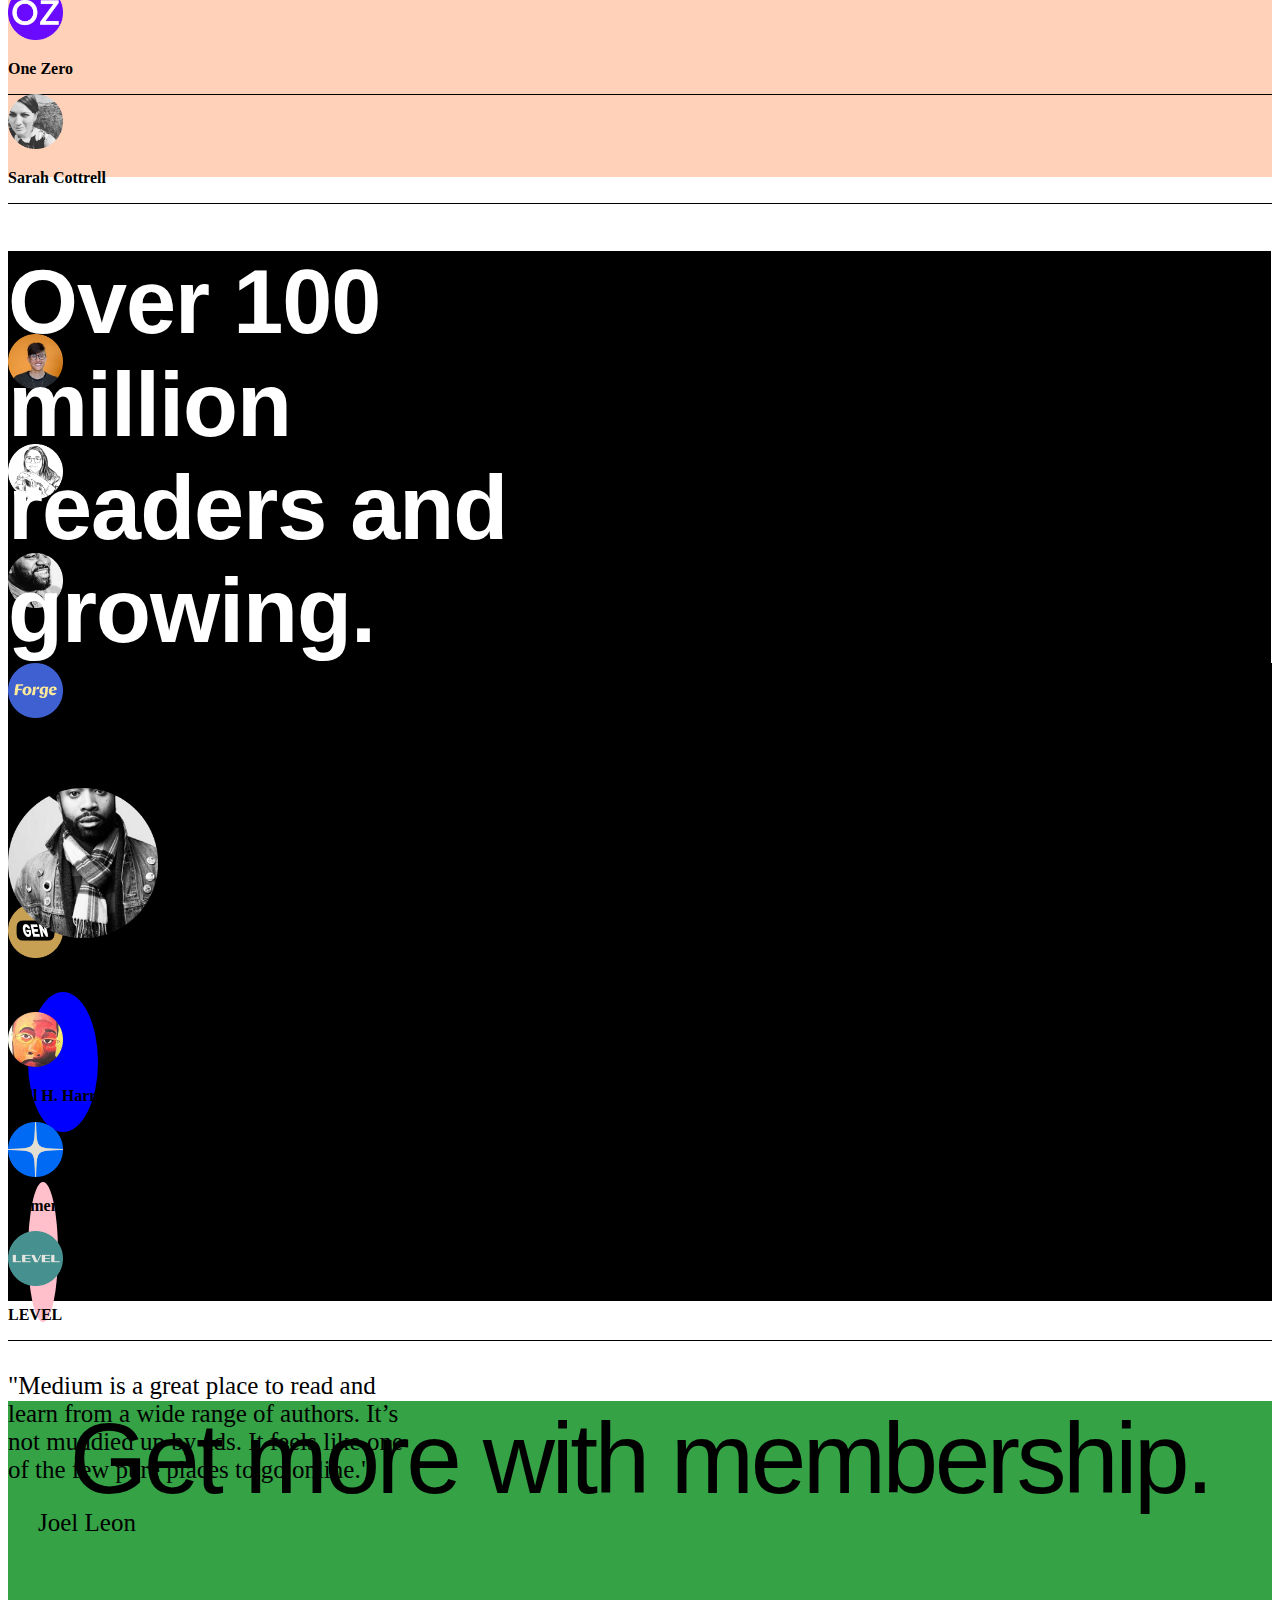
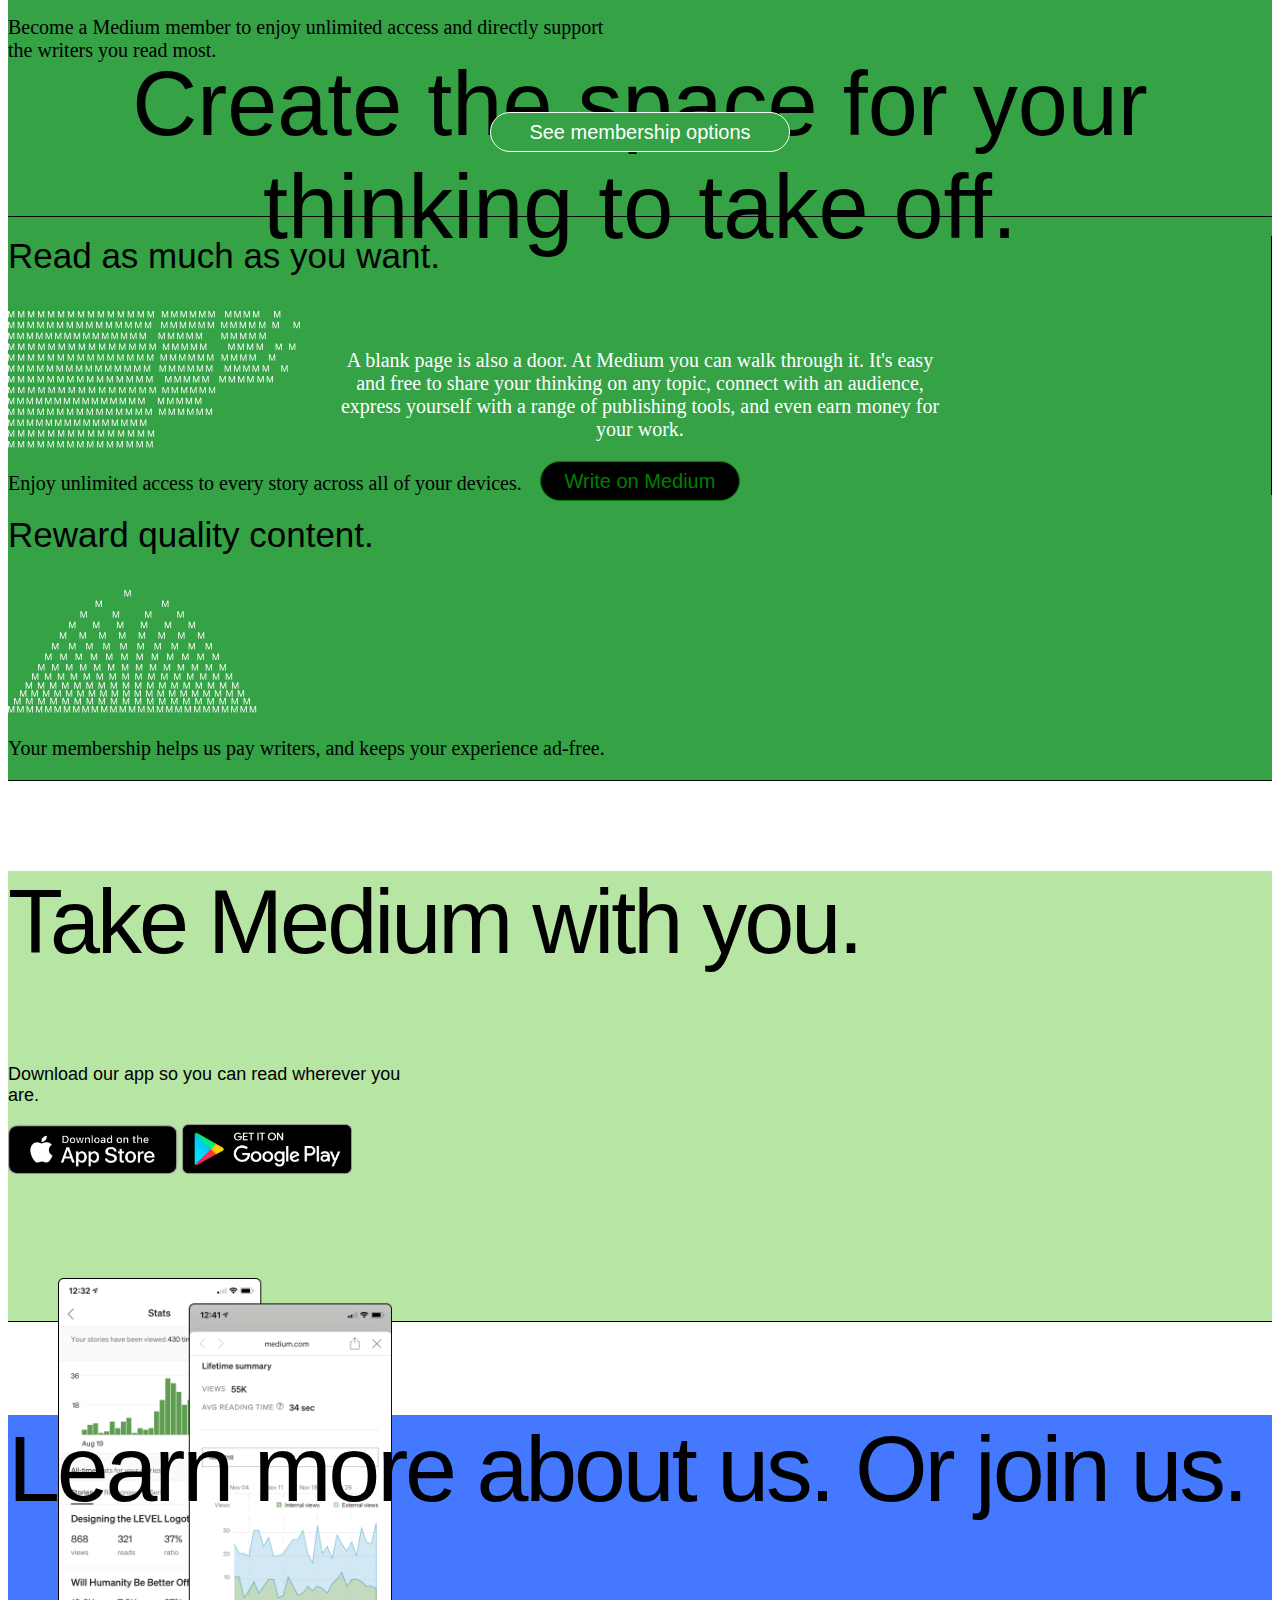
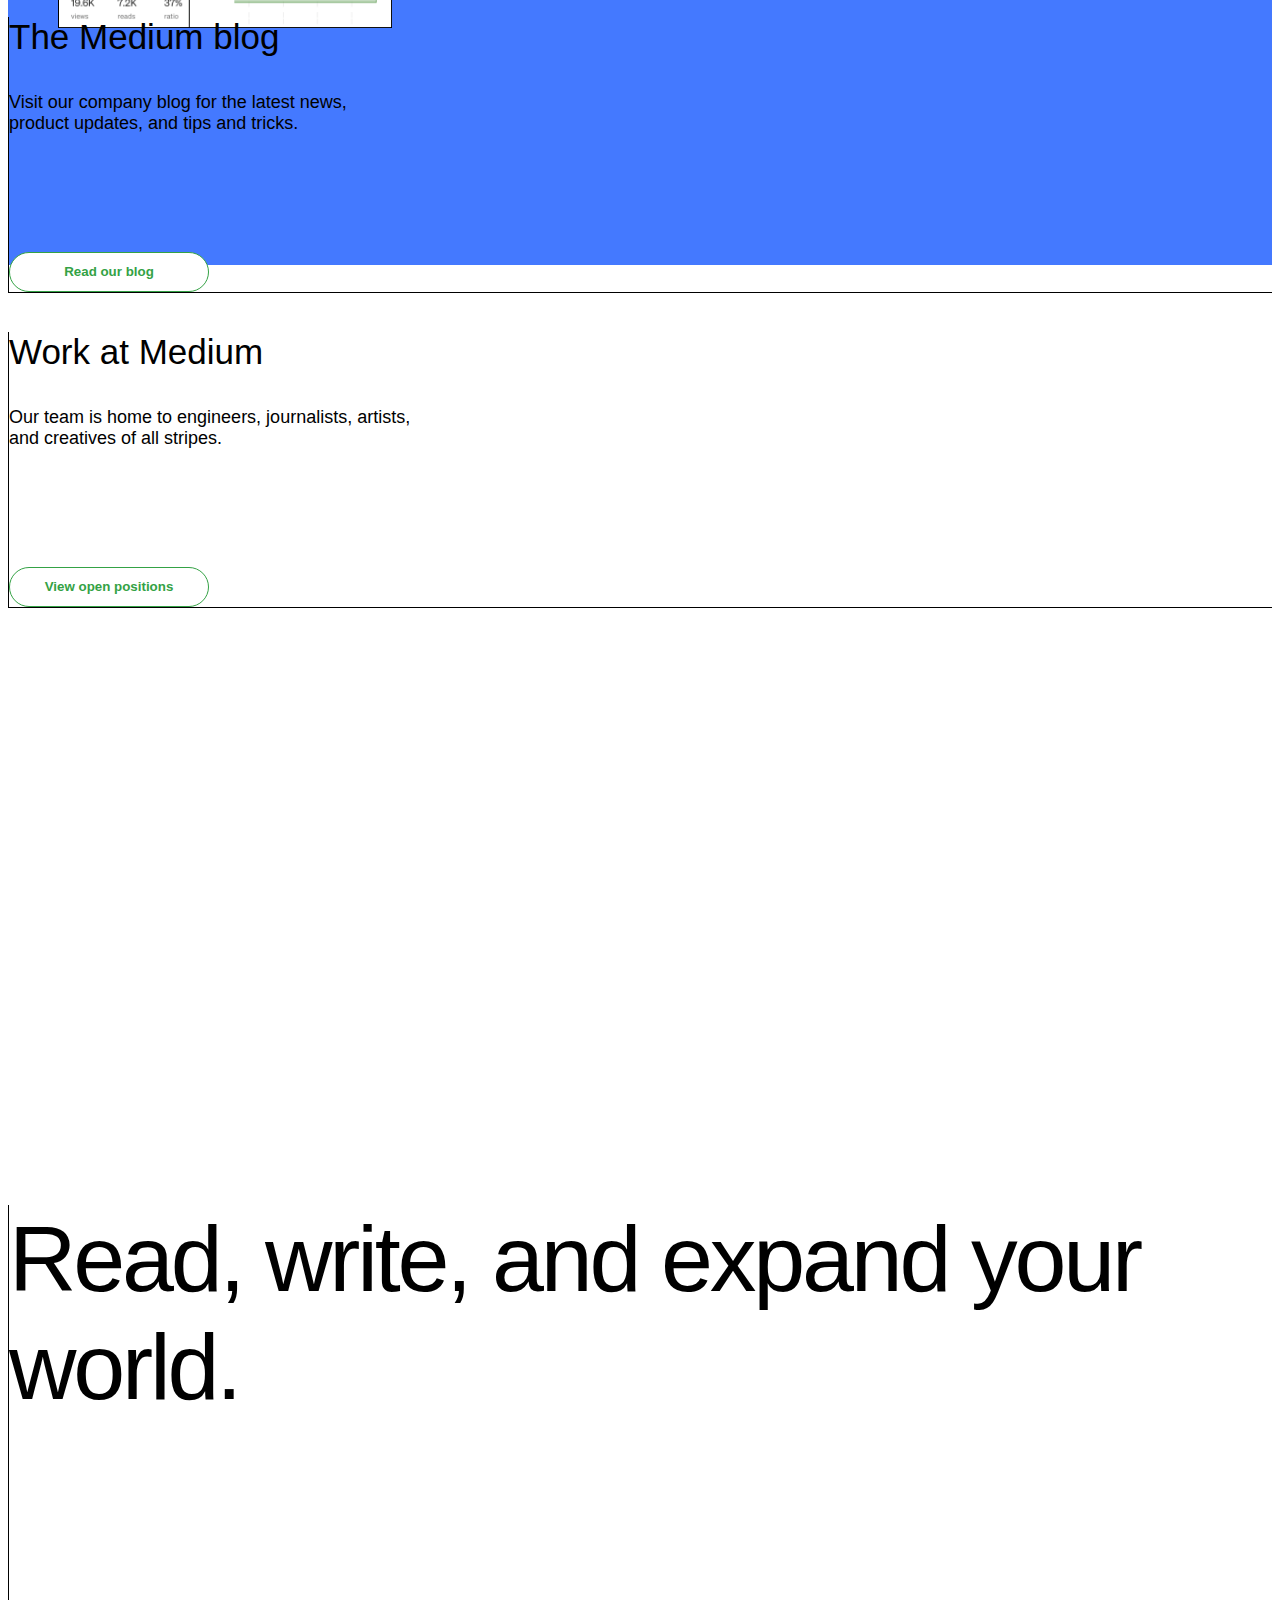
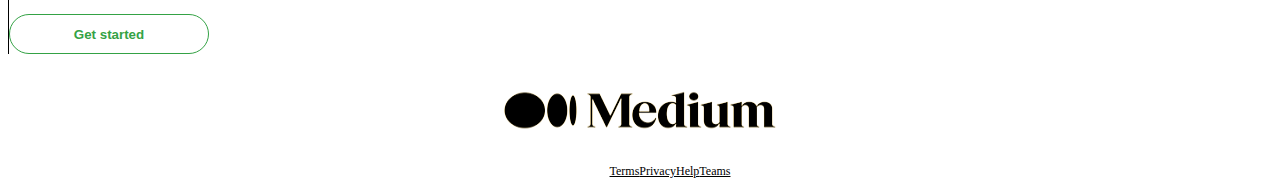
<file: ourstory.html>
<!DOCTYPE html>
<html lang="en">
<head>
    <meta charset="UTF-8">
    <meta name="viewport" content="width=device-width, initial-scale=1.0">
    <link href="https://cdn.jsdelivr.net/npm/bootstrap@5.3.0/dist/css/bootstrap.min.css" rel="stylesheet" integrity="sha384-9ndCyUaIbzAi2FUVXJi0CjmCapSmO7SnpJef0486qhLnuZ2cdeRhO02iuK6FUUVM" crossorigin="anonymous">
    <link rel="stylesheet" href="style.css">
    <link rel="stylesheet" href="https://cdn.jsdelivr.net/npm/bootstrap-icons@1.10.5/font/bootstrap-icons.css">
    <title>Document</title>
</head>
<body>
    <div class="section-1">
    <nav class="navbar navbar-expand-lg bg-white">
        <div class=" navbardiv container-fluid">
            <img class="myimg" src="./img/mediumlogo.png" alt="">
          <div class="  collapse navbar-collapse" id="navbarNav">
            <ul class="navbar-nav ms-auto mb-2 mb-lg-0">
              <li class="nav-item">
                <a class="nav-link" href="#">Our Story</a>
              </li>
              <li class="nav-item">
                <a class="nav-link" href="#">Membership</a>
              </li>
              <li class="nav-item">
                <a class="nav-link" href="#">Write</a>
              </li>
              <li class="nav-item">
                <a class="nav-link" href="#">Sign In</a>
              </li>
              <li class="nav-item">
                <button class="box1"><a class="nav-link text-white" href="#">Get Started</a></button>
              </li>
            </ul>
          </div>
          
        </div>
      </nav>
      <div class="block"></div>

      <div class="container">
        <h1 class="text-center big1">Every idea needs a <b> Medium.</b></h1>
      </div>
      <div class="block4"></div>
      <div class="container">
        <div class="row bottomborder">
                <div class="col-6 mt-5">
                    <div class="bilgip">
                        <p>The best ideas can change who we are. Medium is where those ideas take shape, take off, and spark powerful conversations. We’re an open platform where over 100 million readers come to find insightful and dynamic thinking. Here, expert and undiscovered voices alike dive into the heart of any topic and bring new ideas to the surface. Our purpose is to spread these ideas and deepen understanding of the world. <br> <br>
    
                            We’re creating a new model for digital publishing. One that supports nuance, complexity, and vital storytelling without giving in to the incentives of advertising. It’s an environment that’s open to everyone but promotes substance and authenticity. And it’s where deeper connections forged between readers and writers can lead to discovery and growth. Together with millions of collaborators, we’re building a trusted and vibrant ecosystem fueled by important ideas and the people who think about them.
                        </p>
                    </div>
                </div>
                <div class="col-6 leftborder">
                    <iframe class="animation" src="https://player.vimeo.com/video/467834328?api=1&background=1&mute=1&loop=1" frameborder="0"></iframe>
                </div>
            </div>
      </div>
      <div class="block"></div>
    </div>

      <div class="section-2">
        <div class="container-fluid">
            <div class="box7">
                <h1 class="text-center livingh1">A living network of <br> curious minds.</h1>
                <p class="text-center">Anyone can write on Medium. Thought-leaders, journalists, experts, and <br> individuals with unique perspectives share their thinking here. You’ll find <br> pieces by independent writers from around the globe, stories we feature and <br> leading authors, and  smart takes on our own suite of blogs and publications.   
                </p>
            </div>
            <div class="row">
                <div class="col-4">
                <div class="block4 mb-3"></div>

                    <div class="profile-1 d-flex">
                        <img class="profileimg" src="/img/Erica_Dhawan_clip.png" alt="">
                        <p class="mt-3 mx-5"><b>Erica Dhawan</b></p>
                    </div>
                    <div class="block5"></div>
                    <div class="profile-1 d-flex mt-3">
                        <img class="profileimg" src="/img/tri-col-item-04_1tri-col-item-04.png" alt="">
                        <p class="mt-3 mx-5"><b>Scott Galloway</b></p>
                    </div>
                    <div class="block5"></div>
                    <div class="profile-1 d-flex mt-3">
                        <img class="profileimg" src="/img/tri-col-item-07_1tri-col-item-07.png" alt="">
                        <p class="mt-3 mx-5"><b>One Zero</b></p>
                    </div>
                    <div class="block5"></div>
                    <div class="profile-1 d-flex mt-3">
                        <img class="profileimg" src="/img/SarahCottrell_1SarahCottrell.png" alt="">
                        <p class="mt-3 mx-5"><b>Sarah Cottrell</b></p>
                    </div>
                    <div class="block5"></div>

                </div>
                <div class="col-4">
                    <div class="block4 mb-3"></div>
    
                        <div class="profile-1 d-flex">
                            <img class="profileimg" src="/img/DevonPrice_1DevonPrice.png" alt="">
                            <p class="mt-3 mx-5"><b>Dewon Price</b></p>
                        </div>
                        <div class="block5"></div>
                        <div class="profile-1 d-flex mt-3">
                            <img class="profileimg" src="/img/KakiOkumura_1KakiOkumura.png" alt="">
                            <p class="mt-3 mx-5"><b>Kaki Okumura</b></p>
                        </div>
                        <div class="block5"></div>
                        <div class="profile-1 d-flex mt-3">
                            <img class="profileimg" src="/img/CarvellWallace_1CarvellWallace.png" alt="">
                            <p class="mt-3 mx-5"><b>Carvell Wallace</b></p>
                        </div>
                        <div class="block5"></div>
                        <div class="profile-1 d-flex mt-3">
                            <img class="profileimg" src="/img/tri-col-item-11_1tri-col-item-11.png" alt="">
                            <p class="mt-3 mx-5"><b>Forge</b></p>
                        </div>
                        <div class="block5"></div>
    
                </div>
                <div class="col-4">
                        <div class="block4 mb-3"></div>
        
                            <div class="profile-1 d-flex">
                                <img class="profileimg" src="/img/tri-col-item-03_1tri-col-item-03.png" alt="">
                                <p class="mt-3 mx-5"><b>Gen</b></p>
                            </div>
                            <div class="block5"></div>
                            <div class="profile-1 d-flex mt-3">
                                <img class="profileimg" src="/img/Hal_Harris_clip.png" alt="">
                                <p class="mt-3 mx-5"><b>Hall H. Harris</b></p>
                            </div>
                            <div class="block5"></div>
                            <div class="profile-1 d-flex mt-3">
                                <img class="profileimg" src="/img/tri-col-item-09_1tri-col-item-09.png" alt="">
                                <p class="mt-3 mx-5"><b>Elemental</b></p>
                            </div>
                            <div class="block5"></div>
                            <div class="profile-1 d-flex mt-3">
                                <img class="profileimg" src="/img/Level_1Level.png" alt="">
                                <p class="mt-3 mx-5"><b>LEVEL</b></p>
                            </div>
                            <div class="block5"></div>
        
                </div>
            </div>
        </div>
      </div>

      <div class="section-3">
        <div class="container-fluid whiteborderofmy">
            <div class="row">
                <div class="col-6 borderright2">
                    <h2 class="leftcolp">Over 100 <br> million <br> readers and <br> growing.</h2>
                </div>
                <div class="col-6">
                <div class="box8 d-flex">
                    <img class="my3img" src="/img/About_Leon-1-p-500.png" alt="">
                    <div class="block8"></div>
                    <div class="block9"></div>
                </div>
                <p class="text-white text-center famousp">"Medium is a great place to read and <br> learn from a wide range of authors. It’s <br> not muddied up by ads. It feels like  one <br> of the few pure places to go online."</p>
                <p class="text-white famousp2">Joel Leon</p>
                </div>
            </div>
        </div>
        <div class="container">
            <p class="text-white createp">Create the space for your <br> thinking to take off.</p>
            <p class="pp">A blank page is also a door. At Medium you can walk through it. It's easy <br> and free to share your thinking on any topic, connect with an audience, <br> express yourself with a range of publishing tools, and even earn money for <br> your work.</p>
            <div class="box9">
                <button class="writebutton">Write on Medium</button>
            </div>
        </div>
      </div>
      <div class="section-4">
        <div class="container">
            <p class="getmorep">Get more with membership.</p>
            <p class="text-black text-center becamep">Become a Medium member to enjoy unlimited access and directly support <br> the writers you read most.</p>
            <div class="box10">
                <button class="mybutton3">See membership options</button>
            </div>
        </div>
        <div class="block11"></div>
        <div class="box12 bottomborder">
        <div class="container">
            <div class="row">
                <div class="col-6 raytborder">
                    <p class="readp">Read as much as you want.</p>
                    <img class="mt-5" src="/img/UnlimitedReading.svg" alt="">
                    <p class="myps mt-5">Enjoy unlimited access to every story across all of your devices.</p>
                </div>
                <div class="col-6">
                    <p class="readp mx-4">Reward quality content.
                    </p>
                    <img class="mt-5" src="/img/SupportWriters.svg" alt="">
                    <p class="myps mt-5 ">Your membership helps us pay writers, and keeps your experience ad-free.</p>
                </div>
            </div>
        </div>
        </div>
      </div>
      <div class="section-5">
        <div class="container-fluid">
            <div class="row">
                <div class="col-6">
                    <p class="takemediump">Take Medium with you.
                    </p>
                    <p class="takemediumsp">Download our app so you can read wherever you <br> are.</p>
                    <img class="downloadimg mt-3" src="/img/AppleStore_2x.png" alt="">
                    <img class="downloadimg mt-3" src="/img/PlayStore_2x.png" alt="">
                </div>
                <div class="col-6">
                    <img class="phoneimg" src="/img/creator-find-points-iphones.png" alt="">
                </div>
            </div>
        </div>
      </div>
      <div class="block13"></div>
      <div class="section-6">
        <div class="container-fluid dalgınkadın">
            <div class="row">
                <div class="col-6">
                    <p class="learnmorep">Learn more about us. Or join us.</p>
                </div>
                <div class="col-6 rightborder2">
                    <p class="blogofp">The Medium blog</p>
                    <p class="blogofsp">Visit our company blog for the latest news, <br> product updates, and tips and tricks.</p>
                    <button class="endblocks"><b>Read our blog</b></button>
                </div>
            </div>
            <div class="block13"></div>
            <div class="row">
                <div class="col-6"></div>
                <div class="col-6 rightborder2">
                    <p class="blogofp">Work at Medium</p>
                    <p class="blogofsp">Our team is home to engineers, journalists, artists, <br> and creatives of all stripes.</p>
                    <button class="endblocks"><b>View open positions</b></button>            
                </div>
            </div>
        </div>
        <div class="block13"></div>
        
        <div class="container bottomborder2">
            <div class="row">
                <div class="col-6">
                    <iframe class="iframe2" src="https://player.vimeo.com/video/448735219?api=1&background=1&mute=1&loop=1" frameborder="0"></iframe>
                </div>
                <div class="col-6 lastleftborder">
                    <p class="learnmorep">Read, write, and expand your world.</p>
                    <button class="endblocks"><b>Get started</b></button>            
                </div>
            </div>
        </div>
        <div class="container disimg">
            <img class="littleimg" src="/img/mediumlogo.png" alt="">
        </div>
        <ul class="justfy">
            <li class="mx-2"><a href="">Terms</a></li>
            <li class="mx-2"><a href="">Privacy</a></li>
            <li class="mx-2"><a href="">Help</a></li>
            <li class="mx-2"><a href="">Teams</a></li>
        </ul>

      </div>

</body>
</html>
</file>
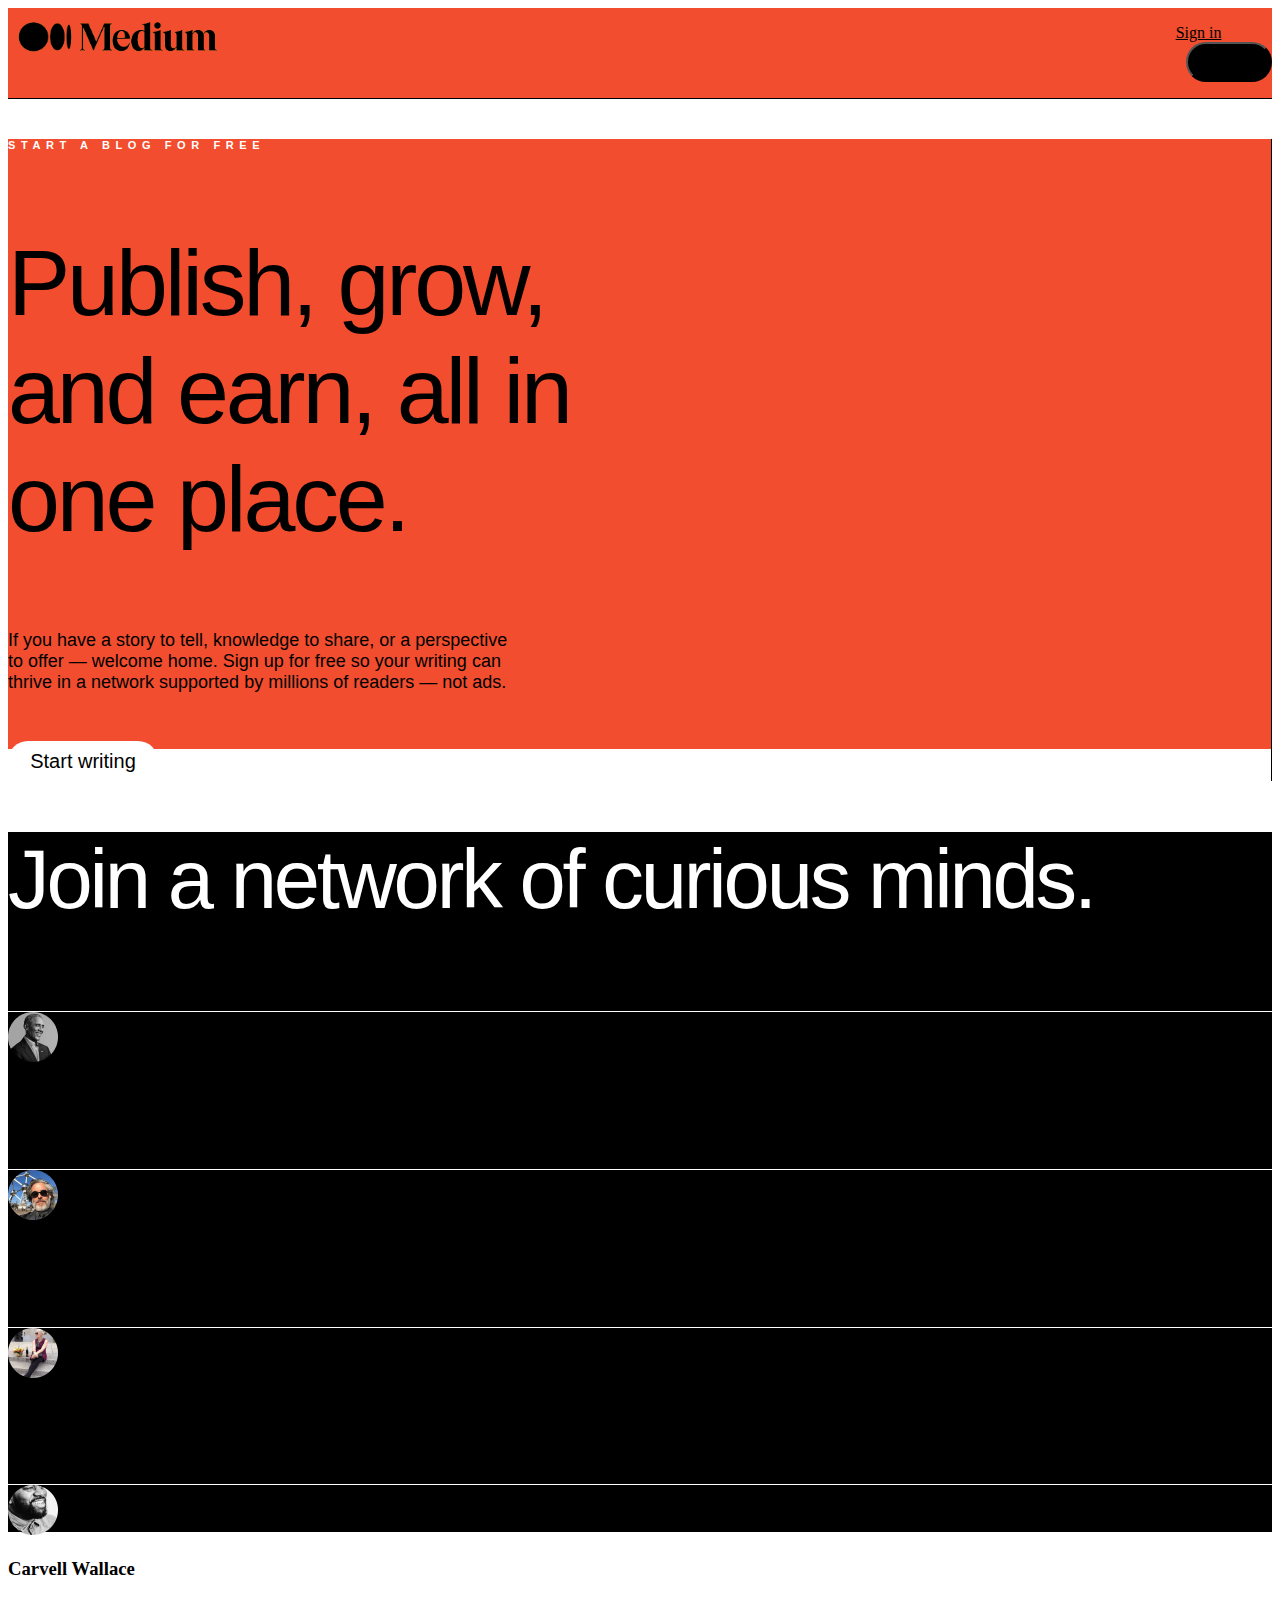
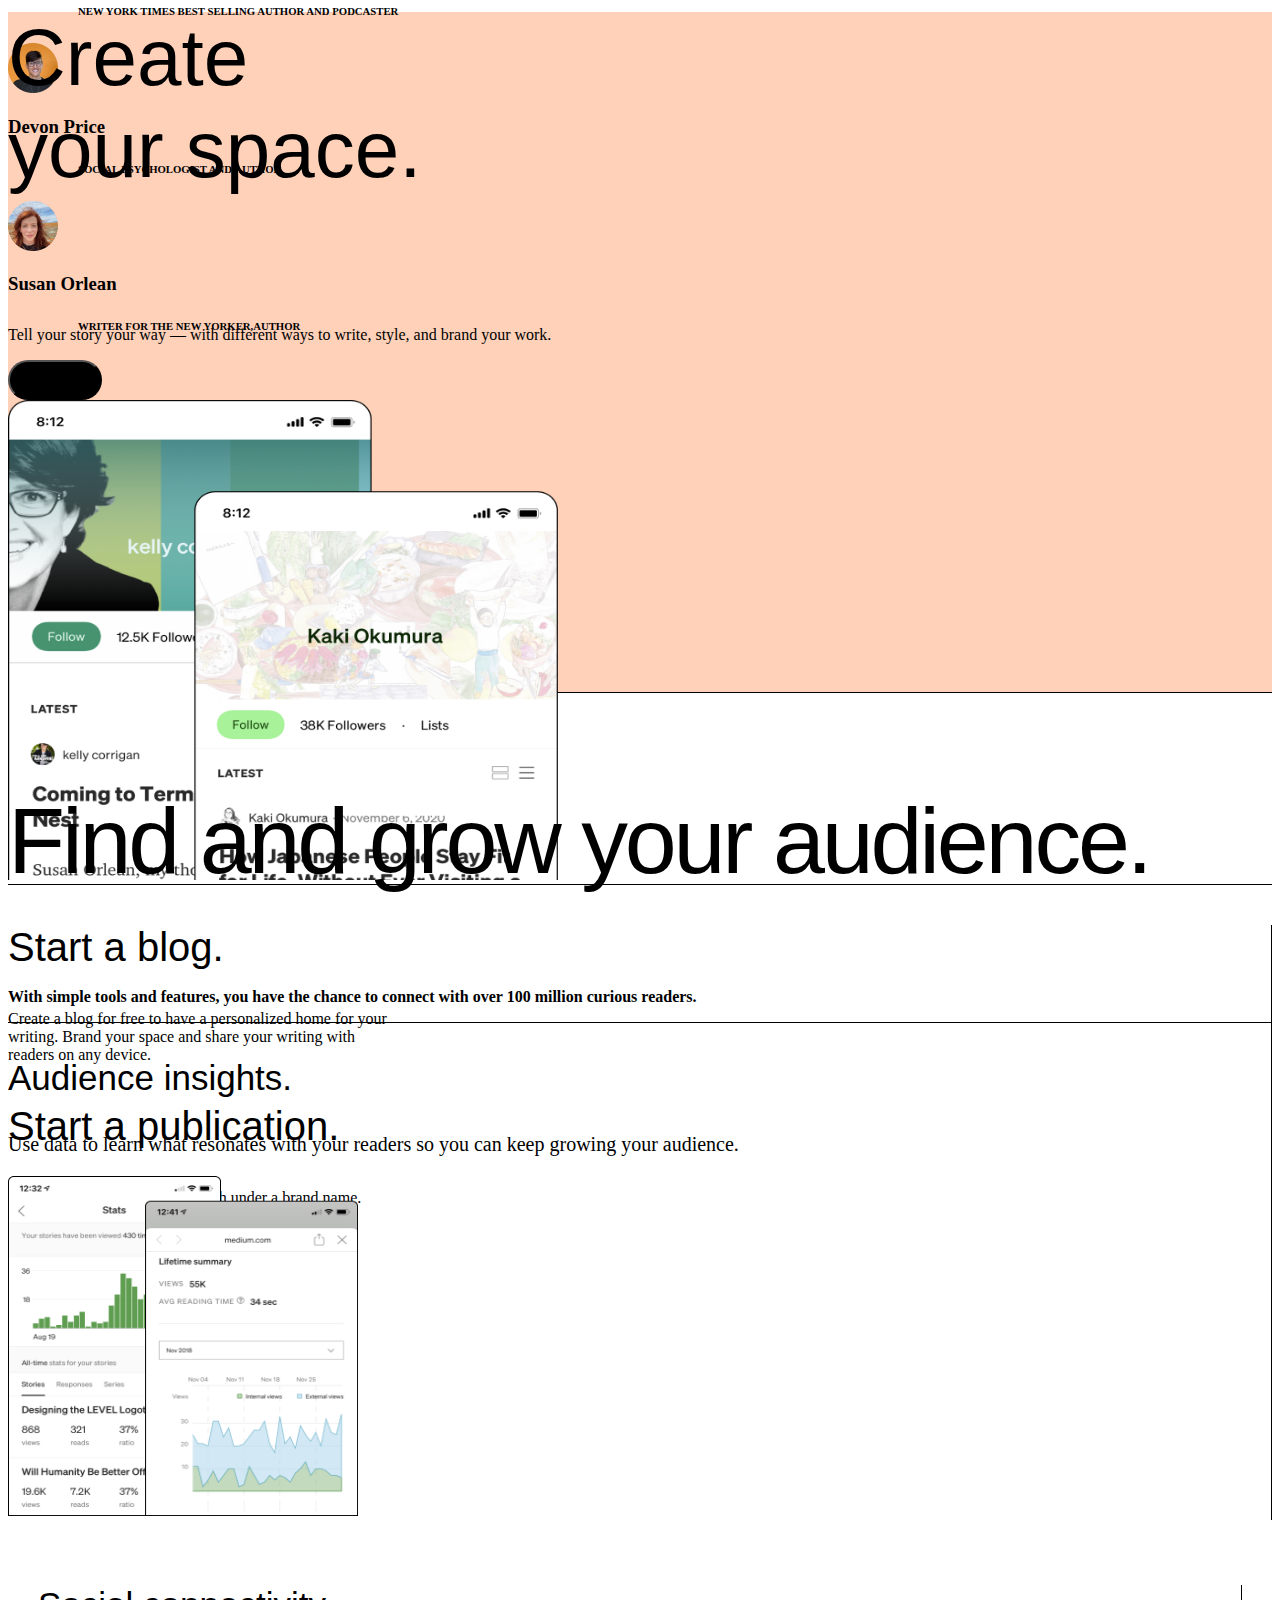
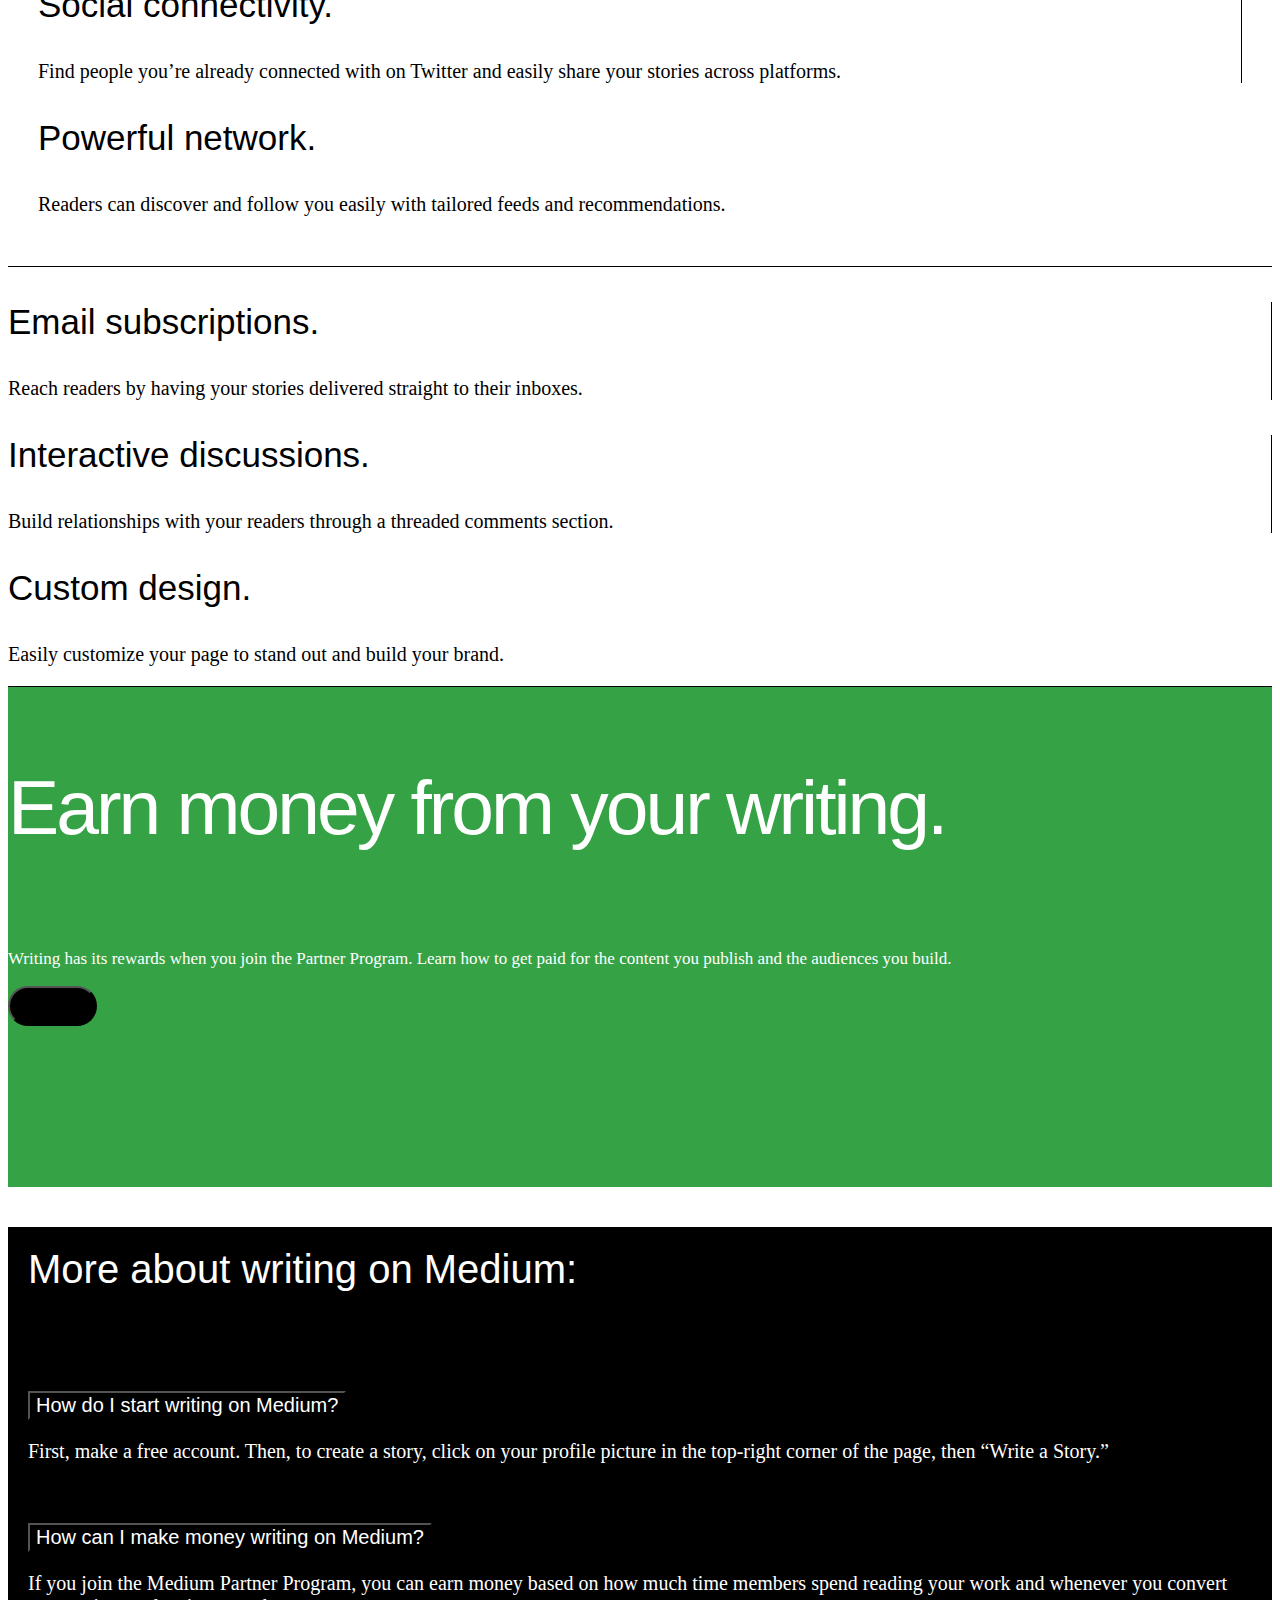
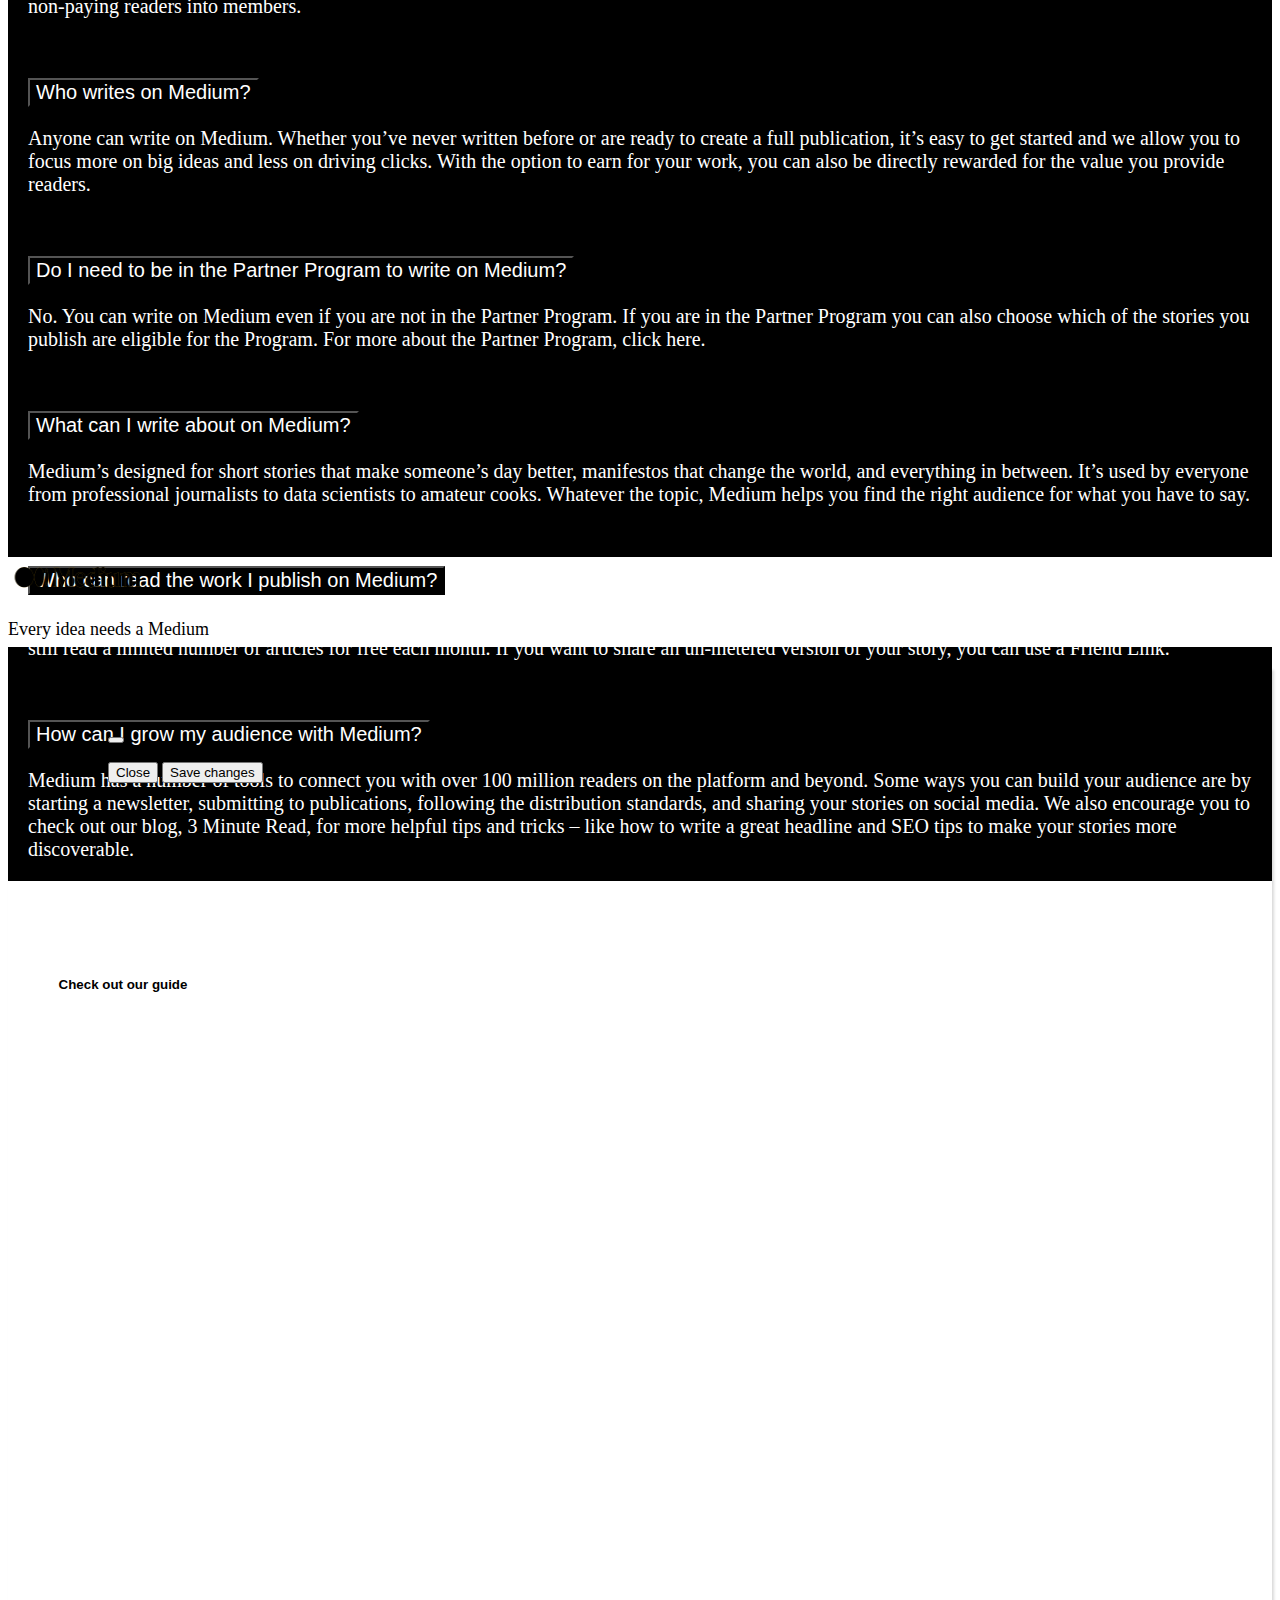
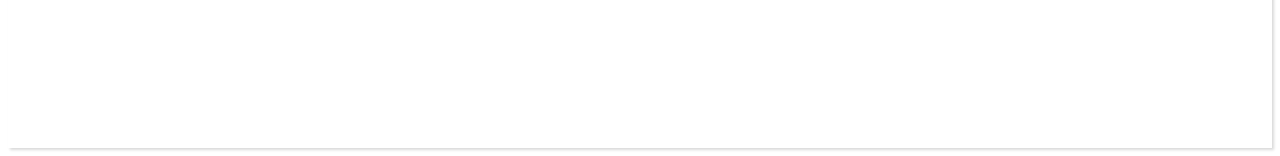
<file: write.html>
<!DOCTYPE html>
<html lang="en">
<head>
    <meta charset="UTF-8">
    <meta name="viewport" content="width=device-width, initial-scale=1.0">
    <link href="https://cdn.jsdelivr.net/npm/bootstrap@5.3.0/dist/css/bootstrap.min.css" rel="stylesheet" integrity="sha384-9ndCyUaIbzAi2FUVXJi0CjmCapSmO7SnpJef0486qhLnuZ2cdeRhO02iuK6FUUVM" crossorigin="anonymous">
    <link rel="stylesheet" href="style.css">
    <link rel="stylesheet" href="https://cdn.jsdelivr.net/npm/bootstrap-icons@1.10.5/font/bootstrap-icons.css">
    <title>Document</title>
</head>
<body>
    <nav class="navbar navbar-expand-lg writenav">
        <div class=" navbardiv container-fluid">
            <img class="myimgmedium" src="./img/mediumlogo.png" alt="">
          <div class="  collapse navbar-collapse" id="navbarNav">
            <ul class="navbar-nav ms-auto mb-2 mb-lg-0">
              <li class="nav-item">
                <a class="nav-link" href="#" data-bs-toggle="modal" data-bs-target="#exampleModal">Sign in</a>
              </li>
              <li class="nav-item">
                <button class="box1"><a class="nav-link text-white" href="#">Start writing</a></button>
              </li>
            </ul>
          </div>
          
        </div>
    </nav>
    <div class="section-11">
      <div class="container-fluid">
        <div class="row">
          <div class="col-8 blackborderrgiht">
            <h1 class="whitep">START A BLOG FOR FREE</h1>
            <h2 class="bigh2">Publish, grow, <br> and earn, all in <br> one place.</h2>
            <p class="whitep2 mt-5">If you have a story to tell, knowledge to share, or a perspective <br> to offer — welcome home. Sign up for free so your writing can <br> thrive in a network supported by millions of readers — not ads.</p>
            <button class="startwritingbutton">Start writing</button>
          </div>
          <div class="col-4">

          </div>
        </div>
      </div>
    </div>
    <div class="section-12">
      <div class="container">
        <div class="row">
          <div class="col-6">
            <p class="bigp3">Join a network
              of curious
              minds.</p>
          </div>
          <div class="col-6 mt-5">
              <div class="box17 d-flex bordertop">
                <img class="obamaimg mt-3" src="/img/Obama (1).png" alt="">
                <h3 class="text-white mx-3 mt-3">Barack Obama</h3>
              </div>
              <h6 class="text-white dadh6">DAD,HUSBAND,PRESİDENT,CİTİZEN</h6>
              <div class="box17 d-flex bordertop">
                <img class="obamaimg mt-3" src="/img/Chabon.png" alt="">
                <h3 class="text-white mx-3 mt-3">Michael Chabon</h3>
              </div>
              <h6 class="text-white dadh6">NOVELİST,SCREENWRİTER,COLUMNİST</h6>
              <div class="box17 d-flex bordertop">
                <img class="obamaimg mt-3" src="/img/camile.png" alt="">
                <h3 class="text-white mx-3 mt-3">Camille Fournier</h3>
              </div>
              <h6 class="text-white dadh6">ENGINEER,CTO,AUTHOR</h6>
              <div class="box17 d-flex bordertop">
                <img class="obamaimg mt-3" src="/img/CarvellWallace_1CarvellWallace (1).png" alt="">
                <h3 class="text-white mx-3 mt-3">Carvell Wallace</h3>
              </div>
              <h6 class="text-white dadh6">NEW YORK TIMES BEST SELLING AUTHOR AND PODCASTER</h6>
              <div class="box17 d-flex bordertop">
                <img class="obamaimg mt-3" src="/img/DevonPrice_1DevonPrice.png" alt="">
                <h3 class="text-white mx-3 mt-3">Devon Price</h3>
              </div>
              <h6 class="text-white dadh6">SOCIAL PSYCHOLOGIST AND AUTHOR</h6>
              <div class="box17 d-flex bordertop">
                <img class="obamaimg mt-3" src="/img/Orlean (1).png" alt="">
                <h3 class="text-white mx-3 mt-3">Susan Orlean</h3>
              </div>
              <h6 class="text-white dadh6">WRITER FOR THE NEW YORKER,AUTHOR</h6>
          </div>
        </div>
      </div>
    </div>
    <div class="section-13">
      <div class="container-fluid">
        <div class="row">
          <div class="col-5">
            <p class="spacep">Create <br> your space.</p>
            <div class="box18">
              <p>Tell your story your way — with different ways to write, style, and brand your work.</p>
            <button class="box1"><a class="nav-link text-white startofwritingbutton" href="#"><b>Start writing</b></a></button>
            </div>
          </div>
          <div class="col-7">
            <img src="/img/earn_kelly_kaki.png" alt="" width="550px" height="480px">
          </div>
        </div>
      </div>
      <div class="container mt-4">
        <div class="row">
          <div class="col-6 blogofstartpborder">
            <p class="blogofstartp">Start a blog.</p>
            <p>Create a blog for free to have a personalized home for your <br> writing. Brand your 
              space and share your writing with <br> readers on any device.</p>
          </div>
          <div class="col-6">
            <p class="blogofstartp">Start a publication.</p>
            <p>Collaborate with others or publish under a brand name. <br>
               Use our story submission system and expressive <br> customization options.</p>
          </div>
        </div>
      </div>
    </div>
    <div class="section-14">
      <div class="container">
        <p class="bigh2 text-center">Find and grow your
          audience.</p>
          <p class="text-center "><b>With simple tools and features, you have the chance to connect with over 100 million curious readers.</b></p>
      </div>
    </div>
    <div class="section-15">
      <div class="container">
        <div class="row">
          <div class="col-4 asd">
            <p class="audiencep">Audience insights.</p>
            <p class="audiencesp">Use data to learn what resonates with your readers so you can keep growing your audience.</p>
            <img class="iphonesimg" src="/img/creator-find-points-iphones.png" alt="">
          </div>

          <div class="col-8">
            <div class="row dsa">
              <div class="col-6 borderrightenaugh">
                <p class="audiencep">Social connectivity.</p>
                <p class="audiencesp">Find people you’re already connected with on Twitter and easily share your stories across platforms.</p>
              </div>
              <div class="col-6">
                <p class="audiencep">Powerful network.</p>
                <p class="audiencesp">Readers can discover and follow you easily with tailored feeds and recommendations.</p>
              </div>
            </div>
            <div class="block13"></div>
            <div class="row mt-3">
              <div class="col-4 borderrightenaugh">
                <p class="audiencep">Email subscriptions.</p>
                <p class="audiencesp">Reach readers by having your stories delivered straight to their inboxes.</p>
              </div>
              <div class="col-4 borderrightenaugh">
                <p class="audiencep">Interactive discussions.</p>
                <p class="audiencesp">Build relationships with your readers through a threaded comments section.</p>
              </div>
              <div class="col-4">
                <p class="audiencep">Custom design.</p>
                <p class="audiencesp">Easily customize your page to stand out and build your brand.</p>
              </div>
            </div>
          </div>
        </div>
      </div>
    </div>
    <div class="section-16">
      <div class="container">
        <div class="row">
          <div class="col-7">
            <p class="bigp4 mt-5">Earn money from
              your writing.</p>
              <p class="whitep3">Writing has its rewards when you join the Partner Program.
                Learn how to get paid for the content you publish and the audiences you build.</p>
              <button class="box1"><a class="nav-link text-white startofwritingbutton" href="#"><b>Learn more</b></a></button>
          </div>
        </div>
      </div>
    </div>
    <div class="section-17">
      <div class="container">
        <p class="bigp5">More about writing on Medium:</p>
        <div class="accordion accordion-flush" id="accordionFlushExample">
          <div class="accordion-item">
            <h2 class="accordion-header">
              <button class="accordion-button collapsed" type="button" data-bs-toggle="collapse" data-bs-target="#flush-collapseOne" aria-expanded="false" aria-controls="flush-collapseOne">
                How do I start writing on Medium?
              </button>
            </h2>
            <div id="flush-collapseOne" class="accordion-collapse collapse" data-bs-parent="#accordionFlushExample">
              <div class="accordion-body">First, make a free account. Then, to create a story, click on your profile picture in the top-right corner of the page, then “Write a Story.”</div>
            </div>
          </div>
          <div class="accordion-item">
            <h2 class="accordion-header">
              <button class="accordion-button collapsed" type="button" data-bs-toggle="collapse" data-bs-target="#flush-collapseTwo" aria-expanded="false" aria-controls="flush-collapseTwo">
                How can I make money writing on Medium?
              </button>
            </h2>
            <div id="flush-collapseTwo" class="accordion-collapse collapse" data-bs-parent="#accordionFlushExample">
              <div class="accordion-body">If you join the Medium Partner Program, you can earn money based on how much time members spend reading your work and whenever you convert non-paying readers into members.</div>
            </div>
          </div>
          <div class="accordion-item">
            <h2 class="accordion-header">
              <button class="accordion-button collapsed" type="button" data-bs-toggle="collapse" data-bs-target="#flush-collapseThree" aria-expanded="false" aria-controls="flush-collapseThree">
                Who writes on Medium?              </button>
            </h2>
            <div id="flush-collapseThree" class="accordion-collapse collapse" data-bs-parent="#accordionFlushExample">
              <div class="accordion-body">Anyone can write on Medium. Whether you’ve never written before or are ready to create a full publication, it’s easy to get started and we allow you to focus more on big ideas and less on driving clicks. With the option to earn for your work, you can also be directly rewarded for the value you provide readers.</div>
            </div>
          </div>
          <div class="accordion-item">
            <h2 class="accordion-header">
              <button class="accordion-button collapsed" type="button" data-bs-toggle="collapse" data-bs-target="#flush-collapseOne" aria-expanded="false" aria-controls="flush-collapseOne">
                Do I need to be in the Partner Program to write on Medium?              </button>
            </h2>
            <div id="flush-collapseOne" class="accordion-collapse collapse" data-bs-parent="#accordionFlushExample">
              <div class="accordion-body">No. You can write on Medium even if you are not in the Partner Program. If you are in the Partner Program you can also choose which of the stories you publish are eligible for the Program. For more about the Partner Program, click here.</div>
            </div>
          </div>
          <div class="accordion-item">
            <h2 class="accordion-header">
              <button class="accordion-button collapsed" type="button" data-bs-toggle="collapse" data-bs-target="#flush-collapseTwo" aria-expanded="false" aria-controls="flush-collapseTwo">
                What can I write about on Medium?              </button>
            </h2>
            <div id="flush-collapseTwo" class="accordion-collapse collapse" data-bs-parent="#accordionFlushExample">
              <div class="accordion-body">Medium’s designed for short stories that make someone’s day better, manifestos that change the world, and everything in between. It’s used by everyone from professional journalists to data scientists to amateur cooks. Whatever the topic, Medium helps you find the right audience for what you have to say.</div>
            </div>
          </div>
          <div class="accordion-item">
            <h2 class="accordion-header">
              <button class="accordion-button collapsed" type="button" data-bs-toggle="collapse" data-bs-target="#flush-collapseThree" aria-expanded="false" aria-controls="flush-collapseThree">
                Who can read the work I publish on Medium?          
              </button>
            </h2>
            <div id="flush-collapseThree" class="accordion-collapse collapse" data-bs-parent="#accordionFlushExample">
              <div class="accordion-body">Anyone on the internet can read your stories. Even if your story is being distributed in the Partner Program as a part of our metered paywall, anyone can still read a limited number of articles for free each month. If you want to share an un-metered version of your story, you can use a Friend Link.</div>
            </div>
          </div>
          <div class="accordion-item">
            <h2 class="accordion-header">
              <button class="accordion-button collapsed" type="button" data-bs-toggle="collapse" data-bs-target="#flush-collapseThree" aria-expanded="false" aria-controls="flush-collapseThree">
                How can I grow my audience with Medium?   
              </button>
            </h2>
            <div id="flush-collapseThree" class="accordion-collapse collapse" data-bs-parent="#accordionFlushExample">
              <div class="accordion-body">Medium has a number of tools to connect you with over 100 million readers on the platform and beyond. Some ways you can build your audience are by starting a newsletter, submitting to publications, following the distribution standards, and sharing your stories on social media. We also encourage you to check out our blog, 3 Minute Read, for more helpful tips and tricks – like how to write a great headline and SEO tips to make your stories more discoverable.</div>
            </div>
          </div>         
        </div>
        <div class="box19 d-flex  mt-5 justify-content-center">  
          <p class="bigp6 mx-4">Looking for help getting started?</p>
        <button class="bigpsbutton"><b>Check out our guide</b></button>
        </div>
      </div>
    </div>
    <div class="section-10">
      <div class="container-fluid">
          <div class="row">
              <div class="col-4">
                  <img class="mt-4" src="/img/mediumlogo.png" alt="" width="140px" height="40px">
              </div>  

              <div class="col-4 mt-4">
                  <p class="duzgunp">Every idea needs a Medium</p>
              </div>
              <div class="col-4 mt-4">
                  <ul class="justfy">
                      <li class="mx-2"><a href="">About</a></li>
                      <li class="mx-2"><a href="">Terms</a></li>
                      <li class="mx-2"><a href="">Privacy</a></li>
                      <li class="mx-2"><a href="">Help</a></li>
                      <li class="mx-2"><a href="">Teams</a></li>
                  </ul>
              </div>
          </div>
      </div>
  </div>


  <div class="modal fade" id="exampleModal" tabindex="-1" aria-labelledby="exampleModalLabel" aria-hidden="true">
    <div class="modal-dialog">
      <div class="modal-content">
        <div class="modal-header">
          <h1 class="modal-title fs-5" id="exampleModalLabel">Modal title</h1>
          <button type="button" class="btn-close" data-bs-dismiss="modal" aria-label="Close"></button>
        </div>
        <div class="modal-body">
          ...
        </div>
        <div class="modal-footer">
          <button type="button" class="btn btn-secondary" data-bs-dismiss="modal">Close</button>
          <button type="button" class="btn btn-primary">Save changes</button>
        </div>
      </div>
    </div>
  </div>

    <script src="https://cdn.jsdelivr.net/npm/bootstrap@5.3.0/dist/js/bootstrap.bundle.min.js" integrity="sha384-geWF76RCwLtnZ8qwWowPQNguL3RmwHVBC9FhGdlKrxdiJJigb/j/68SIy3Te4Bkz" crossorigin="anonymous"></script>
</body>
</html>
</file>
<file: style.css>
@import url("https://cdn.jsdelivr.net/npm/bootstrap-icons@1.10.5/font/bootstrap-icons.css");
.main{
    width: 100%;
    height: 500px;
}
ul li a{
list-style-type: none;
color: black;
}
ul li a:hover{
    color: black;
}
ul li{
    text-decoration: none;
}
.nav ul{
    list-style-type: none;
}
.myimg{
    width: 220px;
    height: 57px;
}
.navbar ul li a{
    color: black;
}
.navbardiv{
    display: flex;
    justify-content: space-between;
}
.navbar{
    position: sticky;
    top: 0;
    z-index: 10;
    border-bottom:1px solid black ;
}
.navbar li{
    display: flex;
    margin-left: 10px;
}
.navbar li:first-child{
    margin-left: 0;
}
.block{
    width: 100%;
    background-color: black;
    height: 1px;
}
.bigp{
    font-size: 100px;
}
.staycol{
    width: 60%;
}
.littlep{
    font-size: 30px;
}
.box1{
    background-color: black;
    width: auto;
    height: 40px;
    border-radius: 20px;
}
.box2{
    background-color: black;
    width: 230px;
    height: 45px;
    border-radius: 25px;
}
.starth5{
    color:white;
}
.numbers{
    color: rgba(128, 128, 128, 0.405);
    font-size: 40px;
}
.box3{
    display: flex;
}
.information{
    margin-top: 12px;
    margin-left: 10px;
}
.date{
    color: rgba(128, 128, 128, 0.629);
}
.block2{
    width: 100%;
    height: 1px;
    background-color: gray;
}
.endpart{
    margin-top: 40px;
}
.myimg2{
    margin-top: 20px;
    width: 240px;
    height: 160px;
}
.endrow{
    margin-bottom: 30px;
}
.date2{
    font-size: 15px;
    color: rgba(128, 128, 128, 0.766);

}
.endhead{
    margin-left: 20px;
    margin-top: 15px;
    text-align: center;
}
.my2button{
    margin-bottom: 20px;
    width: 100px;
    height: 45px;
    border-radius: 20px;
    border: none;
}
.box5{
    margin-left: 100px;
}
.greenp a{
    text-decoration: none;
    color: green;
}
.greenp a:hover{
    color: black;
}
.greenp{
    margin-left: 15px;
}
.endul{
    display: flex;
}
.endul li a{
    text-decoration: none;
    color: gray;
}
.endul li{
    list-style-type: none;
}
.endul li a:hover{
    color: gray;
}
.end2div{
    display: flex;
}
.stickycol{
    right: 30px;
    top: 100px;
    height: 200px;
    position: sticky;
}

/* OUR STORY CSS */
.big1{
    margin-top: 110px;
    font-size: 80px;
    font-family: 'Gt super text book', Georgia, sans-serif;
}
.block4{
    margin-top: 130px;
    background-color: black;
    width: 100%;
    height: .5px;
}

.bilgip{
    justify-content: center;
    width: 75%;
}
.bilgip p{
    font-family: 'Soehne web buch', sans-serif;
}
.animation{
    width: 100%;
    height: 100%;
}
.section-2{
    width: 100%;
    height: 880px;
    background-color: #ffd1b9;
}
.leftborder{
    border-left: 1px solid black;
}
.livingh1{
    font-family: 'Gt super text book', Georgia, sans-serif;
    font-size: 90px;
}
.profileimg{
    width: 55px;
    height: 55px;
}
.erica{
    border-bottom: 1px solid black;
}
.block5{
    background-color: black;
    height: .5px;
    margin-top: 15px;
}
.section-3{
    background-color: black;
    width: 100%;
    height: 1050px;
}
.leftcolp{
    letter-spacing: -1px;
    color: white;
    font-family: 'Gt super text book', Georgia, sans-serif;
    font-size: 90px;
}
.borderright2{
    border-right: 1px solid white;
}
.my3img{
    margin-top: 50px;
    width: 150px;
    height: 150px;
}
.block8{
    margin-top: 50px;
    margin-left: 20px;
    background-color: blue;
    width: 70px;
    height: 140px;
    border-radius: 70%;
}
.block9{
    margin-top: 50px;
    margin-left: 20px;
    background-color: pink;
    width: 30px;
    height: 140px;
    border-radius: 70%;
}
.famousp{
    margin-top: 50px;
    width: 80%;
    font-size: 25px;
}
.famousp2{
    margin-left: 30px;
    font-size: 25px;
}
.whiteborderofmy{
    border-bottom: 1px solid white;
}
.createp{
    text-align: center;
    font-family: 'Gt super text book', Georgia, sans-serif;
    font-size: 90px;
}
.pp{
    text-align: center;
    color: white;
    font-size: 20px;
}
.box9{
    display: flex;
    justify-content: center;
}
.writebutton{
    font-size: 20px;
    color: green;
    border-radius: 20px;
    border: 1px solid green;
    background-color: black;
    width: 200px;
    height: 40px;
}
.writebutton:hover{
    color: white;
    background-color: green;
}
.section-4{
    width: 100%;
    height: auto;
    background-color: #34a245;
}
.getmorep{
    color: black;
    font-size: 100px;
    font-family: 'Gt super text book', Georgia, sans-serif;
    text-align: center;
    letter-spacing: -3.5px;
}
.becamep{
    font-size: 20px;
}
.mybutton3{
    margin-top: 30px;
    background-color: #34a245;
    color: white;
    font-size: 20px;
    border: 1px solid white;
    border-radius: 30px;
    width: 300px;
    height: 40px;
}
.mybutton3:hover{
    background-color: white;
    color: black;
}
.box10{
    display: flex;
    justify-content: center;
}
.block11{
    margin-top: 5%;
    background-color: black;
    width: 100%;
    height: .5px;
}
.readp{
    margin-top: 20px;
    color: black;
    font-family: 'Gt super text book', Georgia, sans-serif;
    font-size: 35px;
}
.raytborder{
    border-right: 1px solid black;
}
.myps{
    color: black;
    font-size: 20px;
}
.bottomborder{
    border-bottom: 1px solid black;
}
.section-5{
    width: 100%;
    background-color: #b6e5a4;
    height: 450px;
}
.takemediump{
    color: black;
    font-family: 'Gt super text book', Georgia, sans-serif;
    font-size: 90px;
    letter-spacing: -3px;
}
.takemediumsp{
    font-size: 18px;
    font-family: 'Soehne web buch', sans-serif;
}
.phoneimg{
    width: 334px;
    height: 350px;
    margin-top: 100px;
    margin-left: 50px;
}
.downloadimg{
    width: 170px;
    height: 50px;
}
.block13{
    background-color: black;
    width: 100%;
    height: .5px;
}
.learnmorep{
    color: black;
    font-size: 7.3vw;   
    letter-spacing: -3.2px;
    font-family: 'Gt super text book', Georgia, sans-serif;
}
.blogofp{
    margin-top: 40px;
    color: #000;
    font-family: 'Gt super text book', Georgia, sans-serif;
    font-size: 35px;

}
.blogofsp{
    color: #000;
    font-family: 'Gt super text book', Georgia, sans-serif;
    font-size: 18px;
}

.endblocks{
    margin-top: 100px;
    width: 200px;
    height: 40px;
    border-radius: 20px;
    background-color: white;
    color: #34a245;
    border: 1px solid #34a245;
    line-height: 100%;
    padding: 0;
}
.endblocks:hover{
    background-color: #34a245;
    color: white;
}
.block14{
    margin-top: 60px;
    background-color: black;
    width: 100%;
    height: .5px;
}
.rightborder2{
    border-left: 1px solid black;
}
.iframe2{
    width: 500px;
    height: 500px;
}
.lastleftborder{
    border-left: 1px solid black;
}
.littleimg{
    margin-top: 20px;
    width: 300px;
    height: 70px;
}
.bottomborder2{
    border-bottom: 1px solid #000;
}
.disimg{
    display: flex;
    justify-content: center;
}
.justfy{
    display: flex;
    justify-content: center;
    margin-left: 20px;
}
.justfy li{
    list-style-type: none;
}
.justfy li a{
    font-size: 12px;
}
/* MEMBERSHİP SAYFA BAŞLANGIÇ */
.navbackground{
    background-color: rgb(68, 121, 255);
    border-bottom: 1px solid white;
}
.myimgmedium{
    border-color: rgb(255, 255, 255);
    width: 220px;
    height: 57px;
}
.section-6{
    width: 100%;
    height: 450px;
    background-color: #4479ff;
    border-bottom: 1px solid white;
}
.mainheader3{
    text-align: center;
    font-size: 80px;
    font-family: 'Gt super text book', Georgia, sans-serif;
    color: white;
    text-align: center;
}
.mainheader3s{
    color: white;
    font-size: 20px;
}
.content{   
    text-align: center;
}
.box16{
    display: flex;
    justify-content: center;
    margin-top: 50px;
}
.somanybutton{
    justify-content: center;
    width: 300px;
    height: 45px;
    background-color: white;
    color: black;
    border: none;
    border-radius: 20px;
    font-size: 18px;
}
.somanybutton:hover{
    background-color: #4479ff;
    color: white;
    border: 1px solid white;
    transition: .4s;
}
.section-7{
    width: 100%;
    height: 451px;
    background-color: #4479ff;
}
.raytborder2{
    border-right: 1px solid white;
}
.bottomborder2{
    border-bottom: 1px solid white;
}
.whyp{
    margin-top: 50px;
    font-size: 35px;
    font-family: 'Gt super text book', Georgia, sans-serif;
    text-align: center;
}
.famousp3{
    font-size: 20px;
}
.unlimitedbutton{
    justify-content: center;
    width: 300px;
    height: 45px;
    background-color: black;
    color: white;
    border: none;
    border-radius: 20px;
    font-size: 18px;
    justify-content: center;
}
.unlimitedbutton:hover{
    background-color: gray;
    transition: .5s;
}
.section-9{
    border-top: 1px solid black;
    background-color: #bcdfff;
    width: 100%;
    height: 500px;
    border-bottom: 1px solid #000;
}
.section-10{
    width: 100%;
    height: 90px;
    background-color: white;
}
.takeyourp{
    margin-top: 30px;
    text-align: center;
    color: #000;
    font-size: 85px;
    letter-spacing: -3px;
    font-family: 'Gt super text book', Georgia, sans-serif;
}
.duzgunp{
    font-size: 18px;
    color: #000;
}
/* WRİTE SAYFASI BAŞLANGIÇ */

.writenav{
    background-color: #f24d2e;
}
.section-11{
    width: 100%;
    height: 610px;
    background-color: #f24d2e;

}
.whitep{
    margin-top: 40px;
    margin-bottom: 0px;
    font-family: 'Soehne web dreiviertelfett', sans-serif;
    color: #fff;
    font-size: 11px;
    font-weight: 700;
    letter-spacing: 0.35rem;
    text-transform: uppercase;
}
.bigh2{
    color: #000;
    font-size: 7.3vw;
    letter-spacing: -3.2px;
    font-family: 'Gt super text book', Georgia, sans-serif;
    font-weight: 400;
}
.whitep2{
    color: #000;
    font-size: 18px;
    font-family: 'Gt super text book', Georgia, sans-serif;
}
.startwritingbutton{
    margin-top: 30px;
    width: 150px;
    height: 40px;
    background-color: white;
    color: black;
    border-radius: 20px;
    border: none;
    font-size: 20px;
}
.blackborderrgiht{
    border-right: 1px solid #000;
}
.section-12{
    width: 100%;
    height: 700px;
    background-color: #000;
}
.bigp3{
    color: #fff;
    font-size: 6.5vw;
    letter-spacing: -3.2px;
    font-family: 'Gt super text book', Georgia, sans-serif;
}
.obamaimg{
    width: 50px;
    height: 50px;

}
.bordertop{
    border-top: 1px solid #fff;
}
.dadh6{
    margin-left: 70px;
}
.section-13{
    width: 100%;
    height: 680px;
    background-color: #ffd1b9;
    border-bottom: 1px solid #000;
}
.spacep{
    color: #000;
    font-size: 80px;
    font-family: 'Gt super text book', Georgia, sans-serif;

}
.startofwritingbutton{
    color: #000;
    width: 180px;
    height: 30px;
}
.box18{
    margin-top: 130px;
}
.section-13 .container-fluid{
    border-bottom: 1px solid #000;
}
.blogofstartp{
    font-family: 'Gt super text book', Georgia, sans-serif;
    font-size: 40px;
}
.blogofstartpborder{
    border-right: 1px solid #000;
}
.section-14{
    border-bottom: 1px solid #000;
}
.section-15 .container .row .asd{
    border-right: 1px solid #000;
} 
.iphonesimg{
    width: 350px;
    height: 340px;
    background-position: center;
    background-size: cover;
}
.audiencep{
    font-size: 35px;
    font-family: 'Gt super text book', Georgia, sans-serif;
}
.audiencesp{
    color: #000;
    font-size: 20px;
}
.borderrightenaugh{
    border-right: 1px solid #000;
}
.dsa{
    padding: 30px;
}
.section-16{
    width: 100%;
    height: 500px;
    background-image: url(https://cdn-static-1.medium.com/sites/medium.com/creators/images/cubes.png);
    border-top: 1px solid #000;
    background-position: 100% 50%;
    background-size: auto 100%;
    background-repeat: no-repeat;
    background-attachment: scroll;
    opacity: 1;
    background-color: #34a245;
}
.bigp4{
    color: #fff;
    font-family: 'Gt super text book', Georgia, sans-serif;
    padding-right: 0px;
    padding-bottom: 20px;
    padding-left: 0px;
    font-size: 6vw;
    text-align: left;
    letter-spacing: -3px;
}
.whitep3{
    color: #fff;
    font-size: 17px;
}
.section-17{
    width: 100%;
    height: 930px;
    background-color: #000;
}
.bigp5{
    padding: 20px;
    font-family: 'Gt super text book', Georgia, sans-serif;
    font-size: 40px;
    color: #fff;
}
.accordion{
    border-bottom: 1px solid #fff;
}
.accordion-item{
    background-color: #000;
    padding: 20px;
}
.accordion-button{
    background-color: #000;
    color: #fff;
    font-size: 20px;
}
.accordion-button:not(.collapsed){
    background-color: #000;
    color: #fff;
    font-size: 20px;
}
.accordion-collapse{
    color: #fff;
    font-size: 20px;
}
.bigp6{
    color: #fff;
    font-size: 26px;
}
.bigpsbutton{
    width: 230px;
    height: 40px;
    background-color: #fff;
    border: none;
    border-radius: 20px;
}
.modalp{
    text-align: center;
    font-size: 27px;
    font-family: 'Gt super text book', Georgia, sans-serif;
}
.appsbutton{
    display: block; 
    border-radius: 20px;
    width: 200px;
    height: 40px;
    border: 1px solid #000;
}
.appsdiv{
    margin-top: 20px;
    display: flex;
    justify-content: center;
}
.appsbutton a{
    font-size: 14px;
    color: black;
    text-decoration: none;
}
.sameimg{
    width: 20px;
    height: 20px;
    margin-right: 10px;
}
.modal-content{
    height: 120vh !important;
    padding-left: 100px;
    padding-right: 100px;
    box-shadow: rgba(0, 0, 0, 0.15) 1.95px 1.95px 2.6px;
}
.modalp2 a{
    font-size: 18px;
    color: green;
    text-decoration: none;
}
.modalp3{
    color: gray;
    font-size: 13px;
}
.modalp3 a{
    color: gray;
    font-size: 13px;
}
.inpagenav form img{ 
    margin-right: 20px;
}
.profileimage{
    width: 25px;
    height: 25px;
    border-radius: 50%;
}
.signinul{
    display: flex;

}
.signinul li{
    list-style: none;
    padding-right: 20px;
}
.signinul li a{
    text-decoration: none;
    color: rgba(128, 128, 128, 0.851);
}
.staffp{
    font-size: 18px;
}
.prof2p{
    font-size: 13px;
}
.box20{
    padding: 20px;
    width: 280px;
    height: 200px;
    background-color: rgb(196, 226, 255);
    border-radius: 4px;
}
.signinp{
    font-size: 15px;
    color: #000;
}
.signinp2{
    font-size: 12px;
    color: #000;
}
.smallbutton{
    width: 100px;
    height: 30px;
    background-color: #000;
    color: white;
    border-radius: 20px;
    font-size: 13px;
}
.discoverp{
    font-size: 14px;
    text-align: center;
}
.connectbutton{
    justify-content: center;
    width: 225px;
    padding: 10px;
    border: 1px solid gray;
    border-radius: 30px;
    background-color: white;
}
.maybep a{
    color: gray;
}
.maybep{
    text-align: center;
}
.balloons{
    margin: 10px;
    width: auto;
    height: auto;
    padding: 10px;
    border: none;
    border-radius: 20px;
    background-color: rgba(128, 128, 128, 0.225);
}
.followbutton{
    width: 100px;
    height: 30px;
    border: 1px solid black;
    background-color: white ;
    border-radius: 20px;
}
</file>
